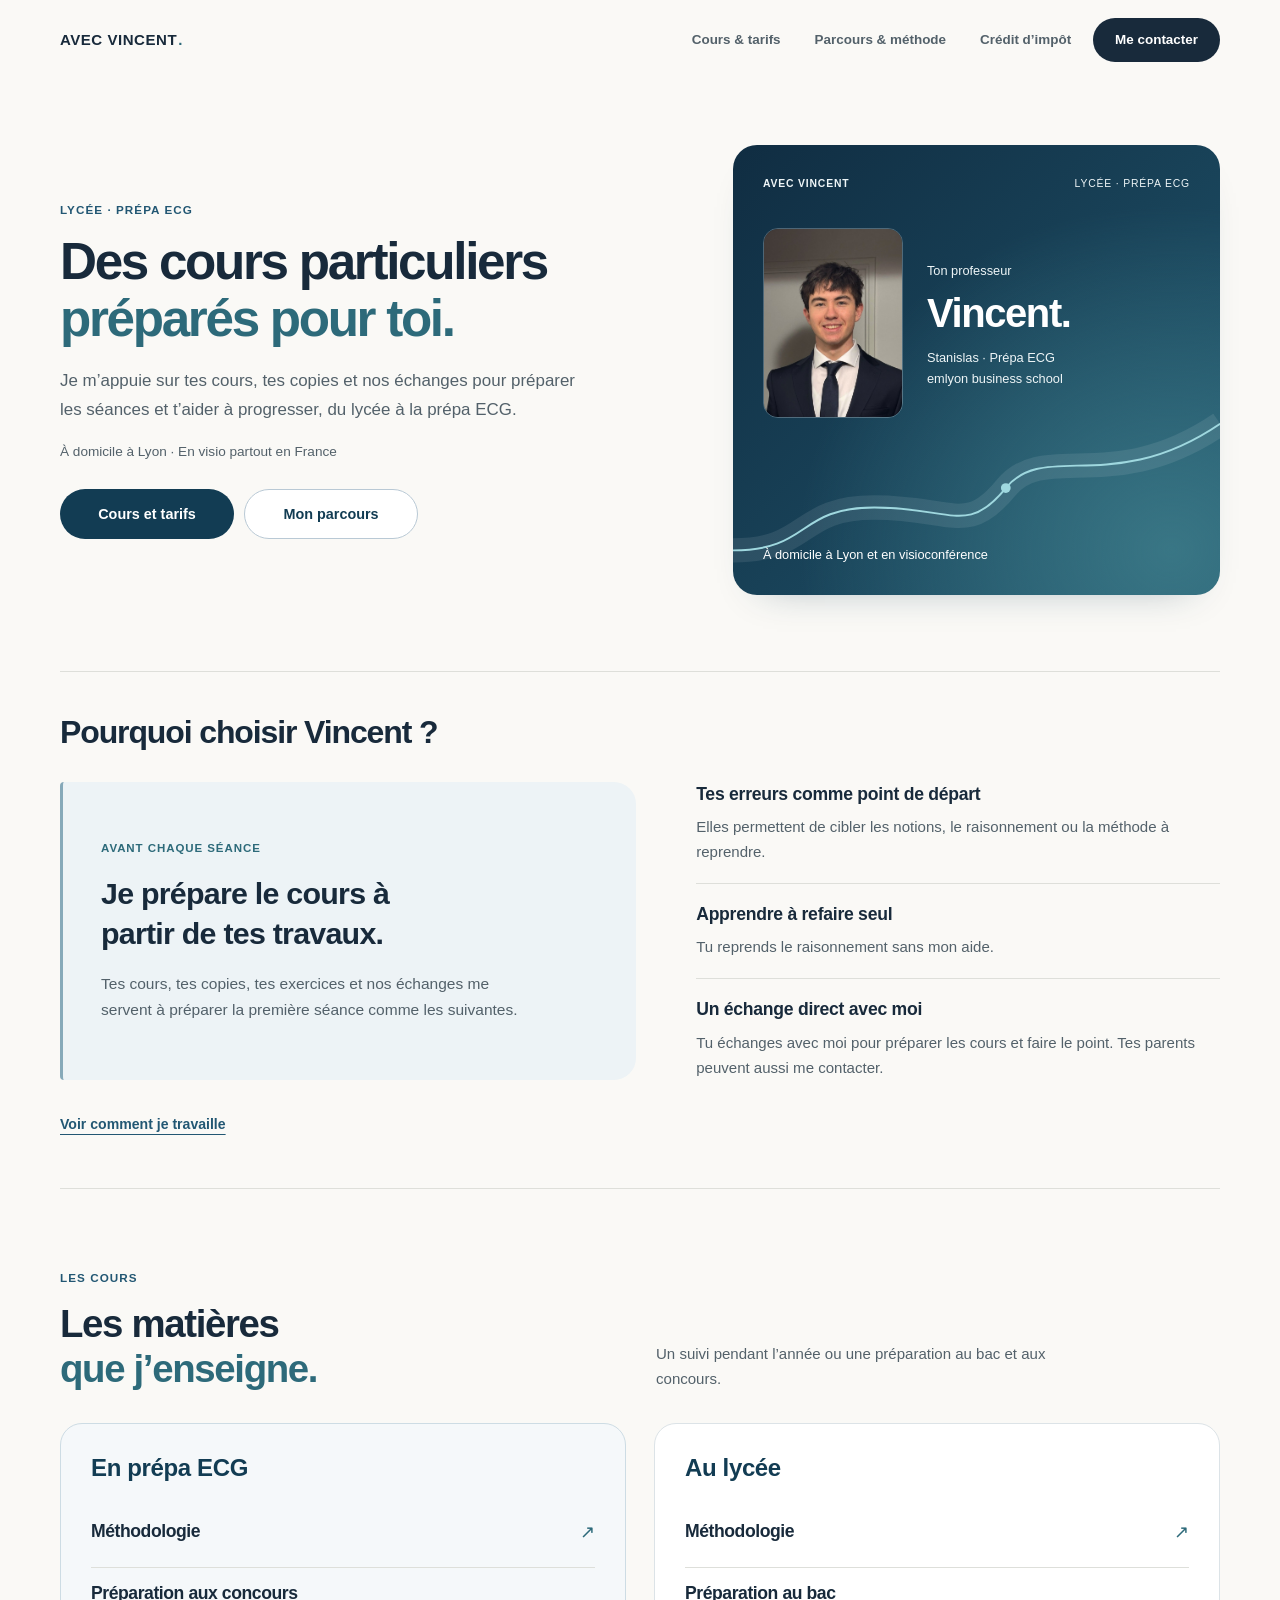
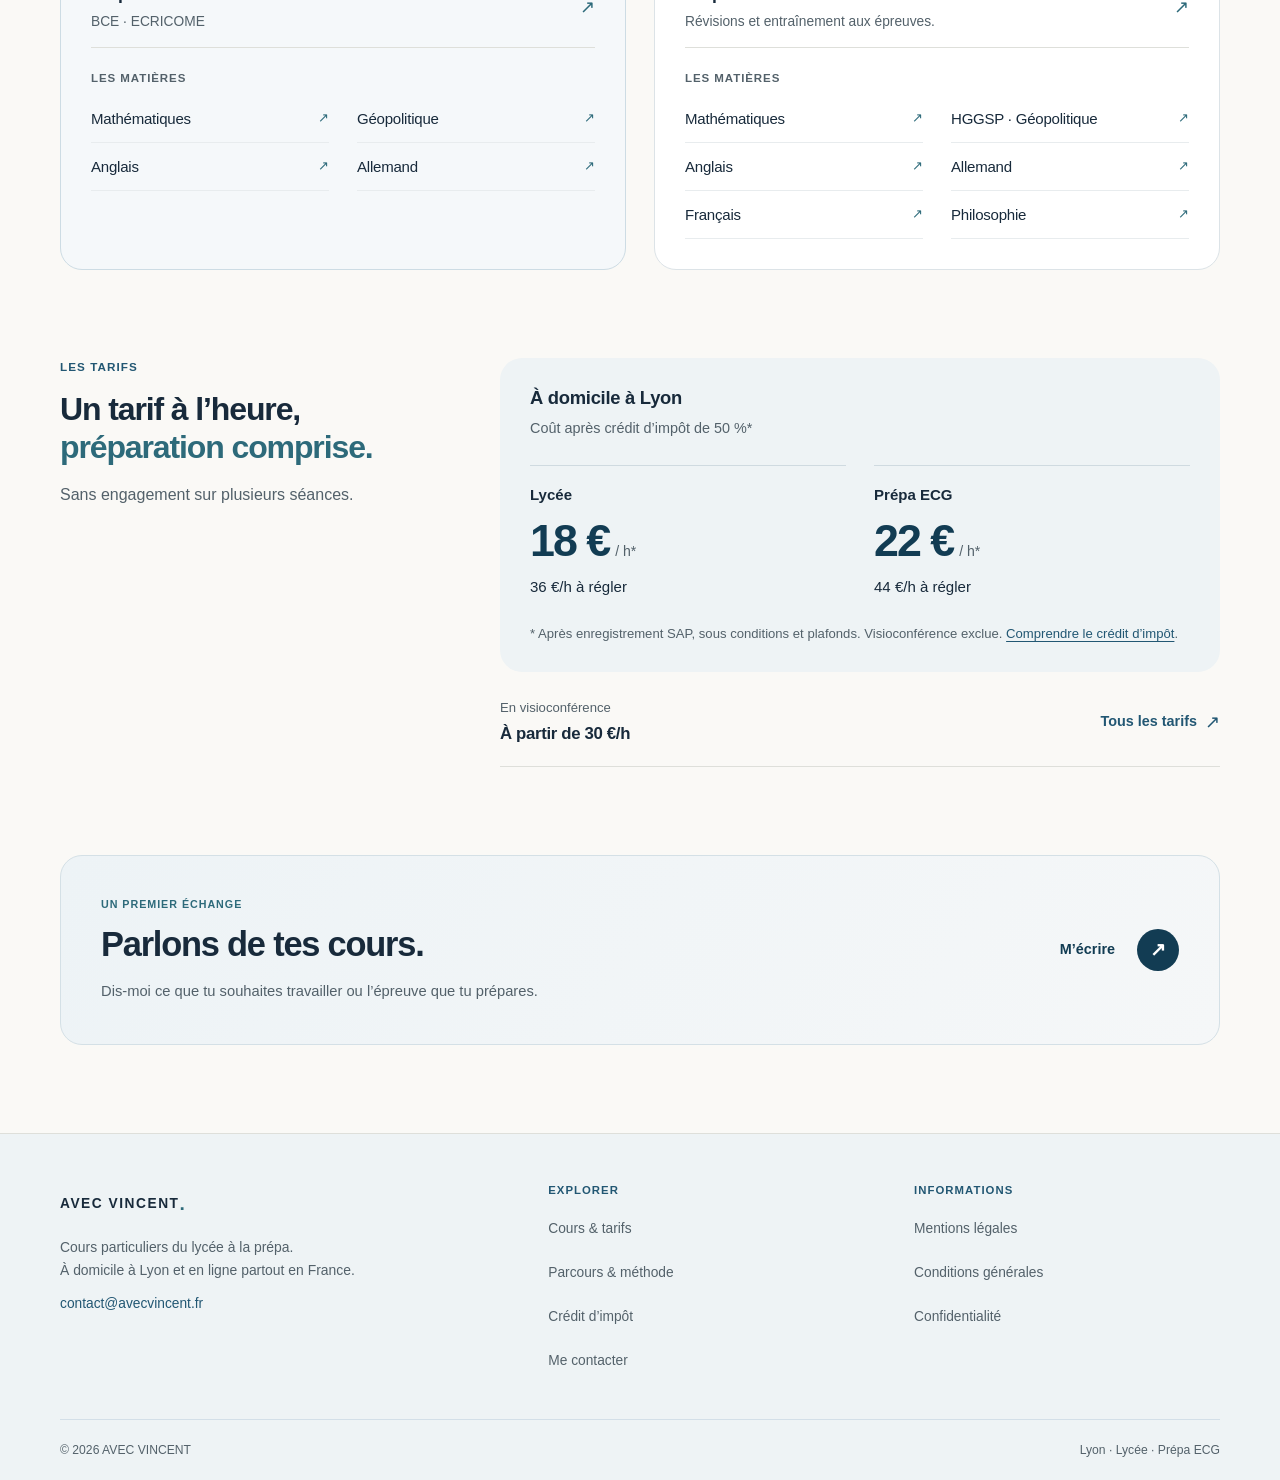
<file: index.html>
<!doctype html>
<html lang="fr">
<head>
<meta charset="utf-8">
<meta name="viewport" content="width=device-width, initial-scale=1, viewport-fit=cover">
<title>AVEC VINCENT. - Cours particuliers</title>
<meta name="description" content="AVEC VINCENT : cours particuliers et méthodologie au lycée et en prépa ECG. Préparation au bac et aux concours BCE/ECRICOME, à Lyon et en visio.">
<link rel="icon" href="/avec-vincent-favicon.png" type="image/png" sizes="96x96">
<link rel="icon" href="/avec-vincent-favicon.svg" type="image/svg+xml" sizes="any">
<link rel="apple-touch-icon" href="/avec-vincent-apple-touch-icon.png" sizes="180x180">
<link rel="manifest" href="/site.webmanifest?v=20261023-brand2">
<meta name="apple-mobile-web-app-title" content="AVEC VINCENT">
<link rel="canonical" href="https://avecvincent.fr/">
<meta name="robots" content="index,follow,noimageindex,max-image-preview:none">
<meta property="og:locale" content="fr_FR">
<meta property="og:type" content="website">
<meta property="og:site_name" content="AVEC VINCENT">
<meta property="og:title" content="AVEC VINCENT. - Cours particuliers">
<meta property="og:description" content="AVEC VINCENT : cours particuliers et méthodologie au lycée et en prépa ECG. Préparation au bac et aux concours BCE/ECRICOME, à Lyon et en visio.">
<meta property="og:url" content="https://avecvincent.fr/">
<meta property="og:image" content="https://avecvincent.fr/images/og-avec-vincent.png?v=20261023-sharing2">
<meta property="og:image:secure_url" content="https://avecvincent.fr/images/og-avec-vincent.png?v=20261023-sharing2">
<meta property="og:image:type" content="image/png">
<meta property="og:image:width" content="1200">
<meta property="og:image:height" content="630">
<meta property="og:image:alt" content="AVEC VINCENT — Des cours particuliers préparés pour toi. Méthodologie · Prépa ECG · Lycée. À domicile à Lyon et en visio.">
<meta name="twitter:card" content="summary_large_image">
<meta name="twitter:title" content="AVEC VINCENT. - Cours particuliers">
<meta name="twitter:description" content="AVEC VINCENT : cours particuliers et méthodologie au lycée et en prépa ECG. Préparation au bac et aux concours BCE/ECRICOME, à Lyon et en visio.">
<meta name="twitter:image" content="https://avecvincent.fr/images/og-avec-vincent.png?v=20261023-sharing2">
<meta name="twitter:image:alt" content="AVEC VINCENT — Des cours particuliers préparés pour toi. Méthodologie · Prépa ECG · Lycée. À domicile à Lyon et en visio.">
<meta name="theme-color" content="#faf9f6">
<link rel="stylesheet" href="style.css?v=20261023-desktop2">
<script src="script.js?v=20261023-desktop2" defer></script>
<script type="application/ld+json">{"@context":"https://schema.org","@graph":[{"@type":"WebPage","@id":"https://avecvincent.fr/#page","url":"https://avecvincent.fr/","name":"AVEC VINCENT. - Cours particuliers","inLanguage":"fr-FR","isPartOf":{"@id":"https://avecvincent.fr/#website"},"about":{"@id":"https://avecvincent.fr/#organization"}},{"@type":"WebSite","@id":"https://avecvincent.fr/#website","url":"https://avecvincent.fr/","name":"AVEC VINCENT","alternateName":["avecvincent","avecvincent.fr"],"inLanguage":"fr-FR","publisher":{"@id":"https://avecvincent.fr/#organization"},"hasPart":[{"@id":"https://avecvincent.fr/cours.html#page"},{"@id":"https://avecvincent.fr/a-propos.html#page"},{"@id":"https://avecvincent.fr/credit-impot.html#page"},{"@id":"https://avecvincent.fr/reserver.html#page"}]},{"@type":"EducationalOrganization","@id":"https://avecvincent.fr/#organization","name":"AVEC VINCENT","url":"https://avecvincent.fr/","email":"contact@avecvincent.fr","telephone":"+33603872263","description":"Cours particuliers à domicile à Lyon et en visioconférence, du lycée à la prépa ECG. Français et philosophie au lycée uniquement.","areaServed":{"@type":"City","name":"Lyon"},"founder":{"@id":"https://avecvincent.fr/#vincent"},"logo":{"@type":"ImageObject","url":"https://avecvincent.fr/avec-vincent-icon-512.png","width":512,"height":512},"alternateName":["Avec Vincent","avecvincent"],"hasOfferCatalog":{"@id":"https://avecvincent.fr/cours.html#offre"}},{"@type":"Person","@id":"https://avecvincent.fr/#vincent","name":"Vincent Marié-Groblewski","givenName":"Vincent","url":"https://avecvincent.fr/a-propos.html","jobTitle":"Professeur particulier","worksFor":{"@id":"https://avecvincent.fr/#organization"}},{"@type":"Service","@id":"https://avecvincent.fr/cours.html#service","name":"Cours particuliers du lycée à la prépa ECG","url":"https://avecvincent.fr/cours.html","description":"Mathématiques, anglais, allemand et méthodologie du lycée à la prépa ECG ; HGGSP au lycée et géopolitique en prépa ECG ; français et philosophie au lycée uniquement. À domicile à Lyon ou en visioconférence.","serviceType":"Cours particuliers","provider":{"@id":"https://avecvincent.fr/#organization"},"hasOfferCatalog":{"@id":"https://avecvincent.fr/cours.html#offre"}}]}</script>
</head>
<body><a class="skip-link" href="#contenu">Aller au contenu</a>
<header class="site-header"><nav class="navbar container" aria-label="Navigation principale">
<a class="logo" href="/" aria-label="AVEC VINCENT — accueil">AVEC VINCENT<span class="logo-dot" aria-hidden="true">.</span></a>
<button class="menu-button" aria-controls="site-menu" aria-expanded="false" aria-label="Ouvrir le menu"><span></span><span></span></button>
<div class="site-menu" id="site-menu"><a href="cours.html">Cours & tarifs</a>
<a href="a-propos.html">Parcours & méthode</a>
<a href="credit-impot.html">Crédit d’impôt</a>
<a href="reserver.html" class="nav-cta">Me contacter</a></div>
</nav></header>
<main id="contenu" tabindex="-1" class="page-home">
<section class="home-hero container" aria-labelledby="accueil-titre">
<div class="hero-intro"><span class="eyebrow">Lycée · Prépa ECG</span>
<h1 id="accueil-titre">Des cours particuliers<br>
<span class="hero-title-sub">préparés pour toi.</span></h1>
<p class="lead">Je m’appuie sur tes cours, tes copies et nos échanges pour préparer les séances et t’aider à progresser, du lycée à la prépa ECG.</p>
<p class="hero-caption">À domicile à Lyon · En visio partout en France</p>
<nav class="hero-links" aria-label="Découvrir les cours et le professeur"><a class="button button-primary" href="cours.html">Cours et tarifs</a><a class="button button-secondary" href="a-propos.html">Mon parcours</a></nav></div>
<div class="hero-signature"><div class="signature-top"><span>AVEC VINCENT</span><span>Lycée · Prépa ECG</span></div>
<div class="signature-person"><img src="images/vincent-portrait.jpg" width="650" height="900" fetchpriority="high" decoding="async" alt="Vincent, ton professeur particulier à Lyon"><div><span class="signature-label">Ton professeur</span><h2>Vincent.</h2><p>Stanislas · Prépa ECG<br>
emlyon business school</p></div></div>
<div class="signature-path" aria-hidden="true"><svg viewBox="0 0 500 160" fill="none"><path d="M0 140C80 140 65 96 145 96S240 125 280 76 390 85 500 10" stroke="white" stroke-opacity=".09" stroke-width="25"/><path class="progress-path" d="M0 140C80 140 65 96 145 96S240 125 280 76 390 85 500 10" stroke="#9fd8df" stroke-width="2"/><circle cx="280" cy="76" r="5" fill="#9fd8df"/></svg></div>
<div class="signature-bottom"><span>À domicile à Lyon et en visioconférence</span></div></div>
</section>
<section class="section section-first container" aria-labelledby="pourquoi-vincent"><div class="why-panel"><div class="section-heading"><h2 id="pourquoi-vincent">Pourquoi choisir Vincent ?</h2></div><ol class="why-list"><li class="why-feature"><span class="why-label">Avant chaque séance</span><h3>Je prépare le cours à partir de tes travaux.</h3><p>Tes cours, tes copies, tes exercices et nos échanges me servent à préparer la première séance comme les suivantes.</p></li><li><h3>Tes erreurs comme point de départ</h3><p>Elles permettent de cibler les notions, le raisonnement ou la méthode à reprendre.</p></li><li><h3>Apprendre à refaire seul</h3><p>Tu reprends le raisonnement sans mon aide.</p></li><li><h3>Un échange direct avec moi</h3><p>Tu échanges avec moi pour préparer les cours et faire le point. Tes parents peuvent aussi me contacter.</p></li></ol><a class="text-link" href="a-propos.html#preparation">Voir comment je travaille</a></div></section>
<section class="section container home-subjects" aria-labelledby="matieres-titre"><div class="subjects-heading"><div><span class="eyebrow">Les cours</span><h2 id="matieres-titre">Les matières<br><em>que j’enseigne.</em></h2></div><p>Un suivi pendant l’année ou une préparation au bac et aux concours.</p></div>
<div class="offer-browser" data-offer-browser>
<div class="offer-picker" role="tablist" aria-label="Niveau d’études" hidden><button type="button" role="tab" id="offre-tab-prepa" aria-controls="offre-prepa" aria-selected="true" data-offer-tab="prepa">Prépa ECG</button><button type="button" role="tab" id="offre-tab-lycee" aria-controls="offre-lycee" aria-selected="false" tabindex="-1" data-offer-tab="lycee">Lycée</button></div>
<section class="offer-panel" id="offre-prepa" data-offer-panel="prepa" aria-labelledby="offre-prepa-titre"><h3 class="offer-level-title" id="offre-prepa-titre">En prépa ECG</h3><div class="offer-content"><div class="offer-focus"><a class="offer-feature" href="cours.html#methode"><span><strong>Méthodologie</strong></span><span class="offer-chevron" aria-hidden="true">↗</span></a><a class="offer-feature" href="cours.html#concours"><span><strong>Préparation aux concours</strong><small>BCE · ECRICOME</small></span><span class="offer-chevron" aria-hidden="true">↗</span></a></div><div class="offer-subjects"><h4>Les matières</h4><ul><li><a href="cours.html#maths">Mathématiques <span aria-hidden="true">↗</span></a></li><li><a href="cours.html#geopolitique">Géopolitique <span aria-hidden="true">↗</span></a></li><li><a href="cours.html#langues">Anglais <span aria-hidden="true">↗</span></a></li><li><a href="cours.html#allemand">Allemand <span aria-hidden="true">↗</span></a></li></ul></div></div></section>
<section class="offer-panel" id="offre-lycee" data-offer-panel="lycee" aria-labelledby="offre-lycee-titre"><h3 class="offer-level-title" id="offre-lycee-titre">Au lycée</h3><div class="offer-content"><div class="offer-focus"><a class="offer-feature" href="cours.html#methode"><span><strong>Méthodologie</strong></span><span class="offer-chevron" aria-hidden="true">↗</span></a><a class="offer-feature" href="cours.html#concours"><span><strong>Préparation au bac</strong><small>Révisions et entraînement aux épreuves.</small></span><span class="offer-chevron" aria-hidden="true">↗</span></a></div><div class="offer-subjects"><h4>Les matières</h4><ul><li><a href="cours.html#maths">Mathématiques <span aria-hidden="true">↗</span></a></li><li><a href="cours.html#geopolitique">HGGSP · Géopolitique <span aria-hidden="true">↗</span></a></li><li><a href="cours.html#langues">Anglais <span aria-hidden="true">↗</span></a></li><li><a href="cours.html#allemand">Allemand <span aria-hidden="true">↗</span></a></li><li><a href="cours.html#francais">Français <span aria-hidden="true">↗</span></a></li><li><a href="cours.html#philosophie">Philosophie <span aria-hidden="true">↗</span></a></li></ul></div></div></section>
</div></section>

<section class="section container home-pricing" id="tarifs" aria-labelledby="budget-titre"><div class="section-heading"><span class="eyebrow">Les tarifs</span><h2 id="budget-titre">Un tarif à l’heure,<br><em>préparation comprise.</em></h2><p>Sans engagement sur plusieurs séances.</p></div>
<div class="home-budget"><div class="budget-heading"><h3>À domicile à Lyon</h3><p>Coût après crédit d’impôt de 50 %*</p></div><div class="budget-pairs"><div class="budget-option"><h4>Lycée</h4><p class="budget-net">18 €<span>/ h*</span></p><p class="budget-paid">36 €/h à régler</p></div><div class="budget-option"><h4>Prépa ECG</h4><p class="budget-net">22 €<span>/ h*</span></p><p class="budget-paid">44 €/h à régler</p></div></div><p class="budget-conditions">* Après enregistrement SAP, sous conditions et plafonds. Visioconférence exclue. <a href="credit-impot.html">Comprendre le crédit d’impôt</a>.</p></div>
<a class="budget-more" href="cours.html#tarifs"><span class="budget-visio"><span>En visioconférence</span><strong>À partir de 30 €/h</strong></span><span class="budget-all">Tous les tarifs <span aria-hidden="true">↗</span></span></a></section>
<section class="hero-actions-section container" aria-labelledby="action-titre"><a class="contact-finish contact-finish-home" href="reserver.html"><div class="contact-finish-copy"><span class="eyebrow">Un premier échange</span><h2 id="action-titre">Parlons de tes cours.</h2><p>Dis-moi ce que tu souhaites travailler ou l’épreuve que tu prépares.</p></div><span class="contact-finish-action"><span>M’écrire</span><span class="contact-finish-arrow" aria-hidden="true">↗</span></span></a></section>
</main>
<footer class="site-footer"><div class="container footer-grid" data-nosnippet><div><a class="logo" href="/">AVEC VINCENT<span class="logo-dot">.</span></a><p>Cours particuliers du lycée à la prépa.<br>
À domicile à Lyon et en ligne partout en France.</p><a class="footer-contact" href="mailto:contact@avecvincent.fr" data-contact="email">contact@avecvincent.fr</a></div><nav aria-label="Navigation de pied de page"><span class="footer-label">Explorer</span><a href="cours.html">Cours & tarifs</a><a href="a-propos.html">Parcours & méthode</a>
<a href="credit-impot.html">Crédit d’impôt</a><a href="reserver.html">Me contacter</a></nav><nav aria-label="Informations légales"><span class="footer-label">Informations</span><a href="legal.html#mentions">Mentions légales</a><a href="legal.html#cgv">Conditions générales</a><a href="legal.html#confidentialite">Confidentialité</a></nav></div><div class="container footer-bottom"><span>© <span data-year>2026</span> AVEC VINCENT</span><span>Lyon · Lycée · Prépa ECG</span></div></footer>
</body>
</html>
</file>
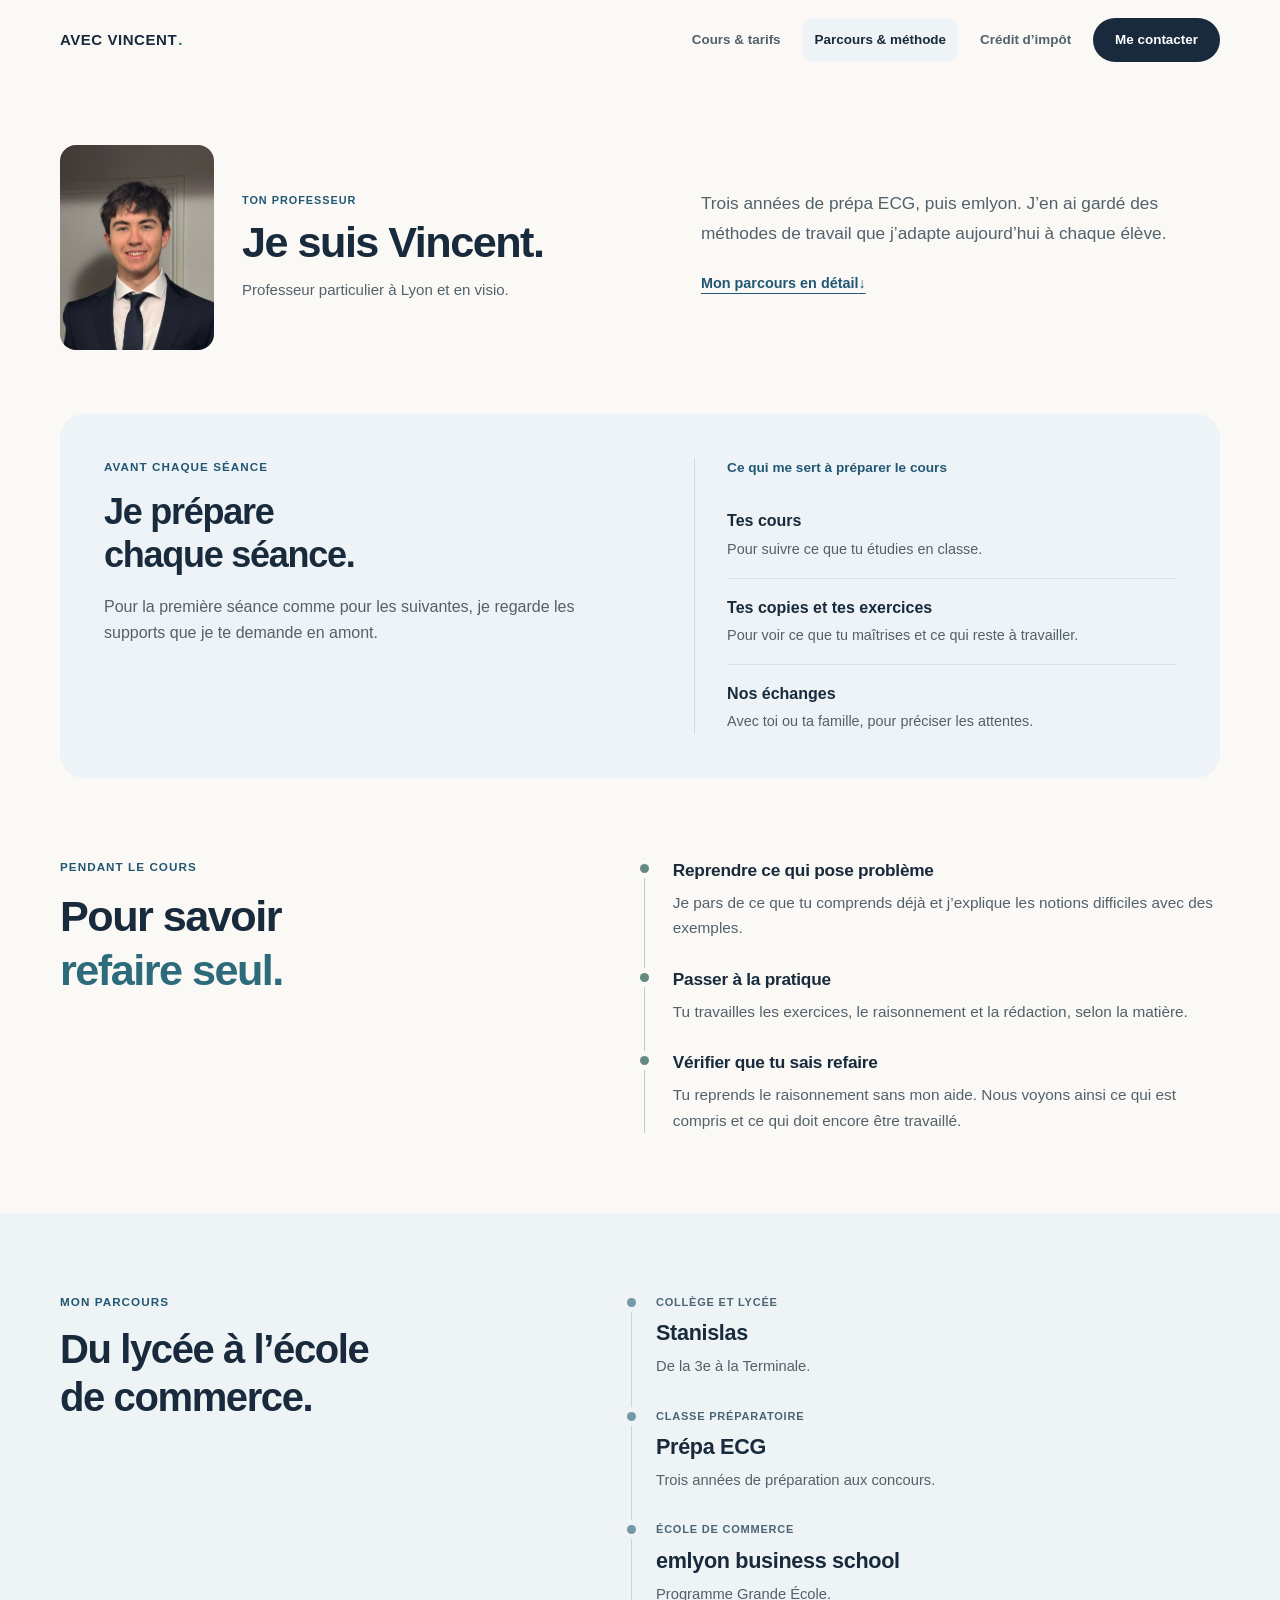
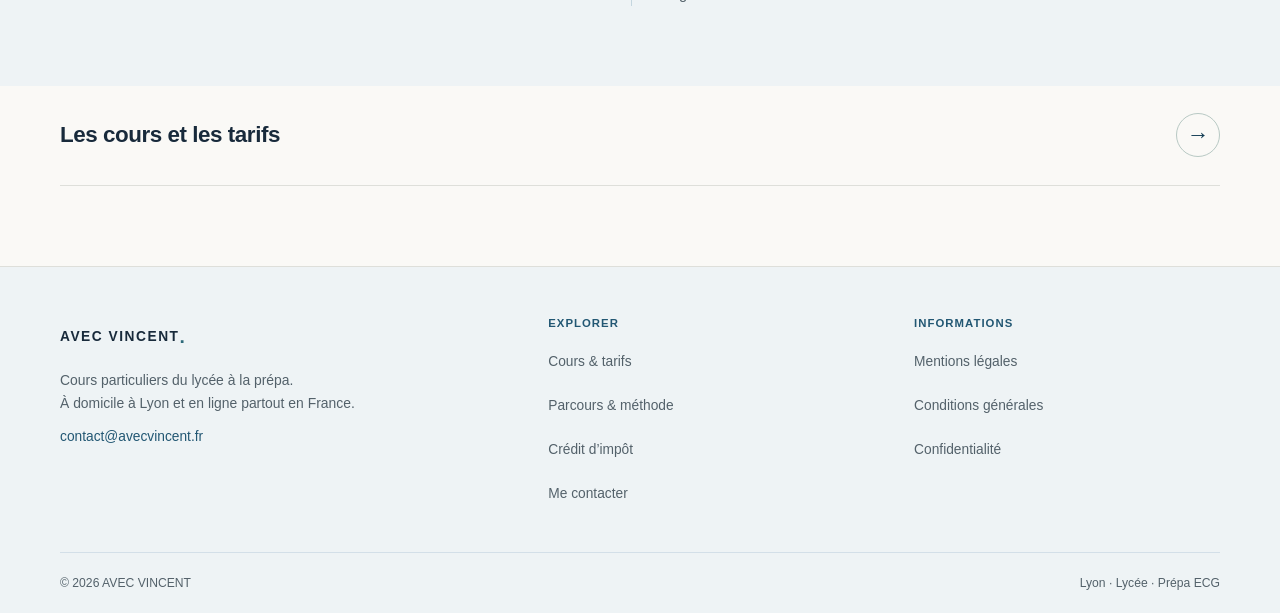
<file: a-propos.html>
<!doctype html>
<html lang="fr">
<head>
<meta charset="utf-8">
<meta name="viewport" content="width=device-width, initial-scale=1, viewport-fit=cover">
<title>Parcours et méthode — AVEC VINCENT</title>
<meta name="description" content="Stanislas, trois années de prépa ECG, puis emlyon. Découvre mon parcours et la préparation des séances à partir de tes cours, copies et échanges.">
<link rel="icon" href="/avec-vincent-favicon.png" type="image/png" sizes="96x96">
<link rel="icon" href="/avec-vincent-favicon.svg" type="image/svg+xml" sizes="any">
<link rel="apple-touch-icon" href="/avec-vincent-apple-touch-icon.png" sizes="180x180">
<link rel="manifest" href="/site.webmanifest?v=20261023-brand2">
<meta name="apple-mobile-web-app-title" content="AVEC VINCENT">
<link rel="canonical" href="https://avecvincent.fr/a-propos.html">
<meta name="robots" content="index,follow,noimageindex,max-image-preview:none">
<meta property="og:locale" content="fr_FR">
<meta property="og:type" content="website">
<meta property="og:site_name" content="AVEC VINCENT">
<meta property="og:title" content="Parcours et méthode — AVEC VINCENT">
<meta property="og:description" content="Stanislas, trois années de prépa ECG, puis emlyon. Découvre mon parcours et la préparation des séances à partir de tes cours, copies et échanges.">
<meta property="og:url" content="https://avecvincent.fr/a-propos.html">
<meta property="og:image" content="https://avecvincent.fr/images/og-methode.png?v=20261022-sharing1">
<meta property="og:image:secure_url" content="https://avecvincent.fr/images/og-methode.png?v=20261022-sharing1">
<meta property="og:image:type" content="image/png">
<meta property="og:image:width" content="1200">
<meta property="og:image:height" content="630">
<meta property="og:image:alt" content="AVEC VINCENT — Mon parcours. Ma façon de travailler. Une séance préparée à partir de tes travaux. À domicile à Lyon et en visio.">
<meta name="twitter:card" content="summary_large_image">
<meta name="twitter:title" content="Parcours et méthode — AVEC VINCENT">
<meta name="twitter:description" content="Stanislas, trois années de prépa ECG, puis emlyon. Découvre mon parcours et la préparation des séances à partir de tes cours, copies et échanges.">
<meta name="twitter:image" content="https://avecvincent.fr/images/og-methode.png?v=20261022-sharing1">
<meta name="twitter:image:alt" content="AVEC VINCENT — Mon parcours. Ma façon de travailler. Une séance préparée à partir de tes travaux. À domicile à Lyon et en visio.">
<meta name="theme-color" content="#faf9f6">

<link rel="stylesheet" href="style.css?v=20261023-desktop2">
<script src="script.js?v=20261023-desktop2" defer></script>
<script type="application/ld+json">{"@context":"https://schema.org","@graph":[{"@type":"AboutPage","@id":"https://avecvincent.fr/a-propos.html#page","url":"https://avecvincent.fr/a-propos.html","name":"Parcours et méthode — AVEC VINCENT","inLanguage":"fr-FR","isPartOf":{"@id":"https://avecvincent.fr/#website"},"about":{"@id":"https://avecvincent.fr/#organization"},"mainEntity":{"@id":"https://avecvincent.fr/#vincent"}},{"@type":"BreadcrumbList","itemListElement":[{"@type":"ListItem","position":1,"name":"Accueil","item":"https://avecvincent.fr/"},{"@type":"ListItem","position":2,"name":"Parcours & méthode","item":"https://avecvincent.fr/a-propos.html"}]},{"@type":"EducationalOrganization","@id":"https://avecvincent.fr/#organization","name":"AVEC VINCENT","url":"https://avecvincent.fr/","email":"contact@avecvincent.fr","telephone":"+33603872263","description":"Cours particuliers à domicile à Lyon et en visioconférence, du lycée à la prépa ECG. Français et philosophie au lycée uniquement.","areaServed":{"@type":"City","name":"Lyon"},"founder":{"@id":"https://avecvincent.fr/#vincent"},"logo":{"@type":"ImageObject","url":"https://avecvincent.fr/avec-vincent-icon-512.png","width":512,"height":512},"alternateName":["Avec Vincent","avecvincent"],"hasOfferCatalog":{"@id":"https://avecvincent.fr/cours.html#offre"}},{"@type":"Person","@id":"https://avecvincent.fr/#vincent","name":"Vincent Marié-Groblewski","givenName":"Vincent","url":"https://avecvincent.fr/a-propos.html","jobTitle":"Professeur particulier","worksFor":{"@id":"https://avecvincent.fr/#organization"}}]}</script>
</head>
<body><a class="skip-link" href="#contenu">Aller au contenu</a>
<header class="site-header"><nav class="navbar container" aria-label="Navigation principale">
<a class="logo" href="/" aria-label="AVEC VINCENT — accueil">AVEC VINCENT<span class="logo-dot" aria-hidden="true">.</span></a>
<button class="menu-button" aria-controls="site-menu" aria-expanded="false" aria-label="Ouvrir le menu"><span></span><span></span></button>
<div class="site-menu" id="site-menu"><a href="cours.html">Cours & tarifs</a>
<a href="a-propos.html" aria-current="page">Parcours & méthode</a>
<a href="credit-impot.html">Crédit d’impôt</a>
<a href="reserver.html" class="nav-cta">Me contacter</a></div>
</nav></header>
<main id="contenu" tabindex="-1" class="page-about">
<section class="page-intro container about-intro"><div class="about-heading"><img class="about-photo" src="images/vincent-portrait.jpg" width="650" height="900" fetchpriority="high" decoding="async" alt="Vincent, professeur particulier"><div><span class="eyebrow">Ton professeur</span><h1>Je suis Vincent.</h1><p>Professeur particulier à Lyon et en visio.</p></div></div><div class="about-introduction"><p class="lead">Trois années de prépa ECG, puis emlyon. J’en ai gardé des méthodes de travail que j’adapte aujourd’hui à chaque élève.</p><a class="text-link" href="#parcours">Mon parcours en détail <span aria-hidden="true">↓</span></a></div></section>
<section class="section section-first container" id="preparation"><div class="preparation-panel"><div class="preparation-intro"><span class="eyebrow">Avant chaque séance</span><h2>Je prépare<br> chaque séance.</h2><p>Pour la première séance comme pour les suivantes, je regarde les supports que je te demande en amont.</p></div><div class="preparation-materials"><h3>Ce qui me sert à préparer le cours</h3><ul><li><strong>Tes cours</strong><span>Pour suivre ce que tu étudies en classe.</span></li><li><strong>Tes copies et tes exercices</strong><span>Pour voir ce que tu maîtrises et ce qui reste à travailler.</span></li><li><strong>Nos échanges</strong><span>Avec toi ou ta famille, pour préciser les attentes.</span></li></ul></div></div></section>
<section class="section container" id="approche"><div class="lesson-layout"><div class="section-heading"><span class="eyebrow">Pendant le cours</span><h2>Pour savoir<br><em>refaire seul.</em></h2></div><ol class="lesson-steps"><li><h3>Reprendre ce qui pose problème</h3><p>Je pars de ce que tu comprends déjà et j’explique les notions difficiles avec des exemples.</p></li><li><h3>Passer à la pratique</h3><p>Tu travailles les exercices, le raisonnement et la rédaction, selon la matière.</p></li><li><h3>Vérifier que tu sais refaire</h3><p>Tu reprends le raisonnement sans mon aide. Nous voyons ainsi ce qui est compris et ce qui doit encore être travaillé.</p></li></ol></div></section>
<section class="section" id="parcours"><div class="container education-layout"><div class="section-heading"><span class="eyebrow">Mon parcours</span><h2>Du lycée à l’école<br> de commerce.</h2></div><ol class="education-path"><li><span class="education-stage">Collège et lycée</span><h3>Stanislas</h3><p>De la 3e à la Terminale.</p></li><li><span class="education-stage">Classe préparatoire</span><h3>Prépa ECG</h3><p>Trois années de préparation aux concours.</p></li><li><span class="education-stage">École de commerce</span><h3>emlyon business school</h3><p>Programme Grande École.</p></li></ol></div></section>
<section class="section section-first container"><a class="next-page" href="cours.html"><span><strong>Les cours et les tarifs</strong></span><span class="next-arrow" aria-hidden="true">→</span></a></section></main>
<footer class="site-footer"><div class="container footer-grid" data-nosnippet><div><a class="logo" href="/">AVEC VINCENT<span class="logo-dot">.</span></a><p>Cours particuliers du lycée à la prépa.<br>
À domicile à Lyon et en ligne partout en France.</p><a class="footer-contact" href="mailto:contact@avecvincent.fr" data-contact="email">contact@avecvincent.fr</a></div><nav aria-label="Navigation de pied de page"><span class="footer-label">Explorer</span><a href="cours.html">Cours & tarifs</a><a href="a-propos.html">Parcours & méthode</a>
<a href="credit-impot.html">Crédit d’impôt</a><a href="reserver.html">Me contacter</a></nav><nav aria-label="Informations légales"><span class="footer-label">Informations</span><a href="legal.html#mentions">Mentions légales</a><a href="legal.html#cgv">Conditions générales</a><a href="legal.html#confidentialite">Confidentialité</a></nav></div><div class="container footer-bottom"><span>© <span data-year>2026</span> AVEC VINCENT</span><span>Lyon · Lycée · Prépa ECG</span></div></footer>
</body>
</html>
</file>
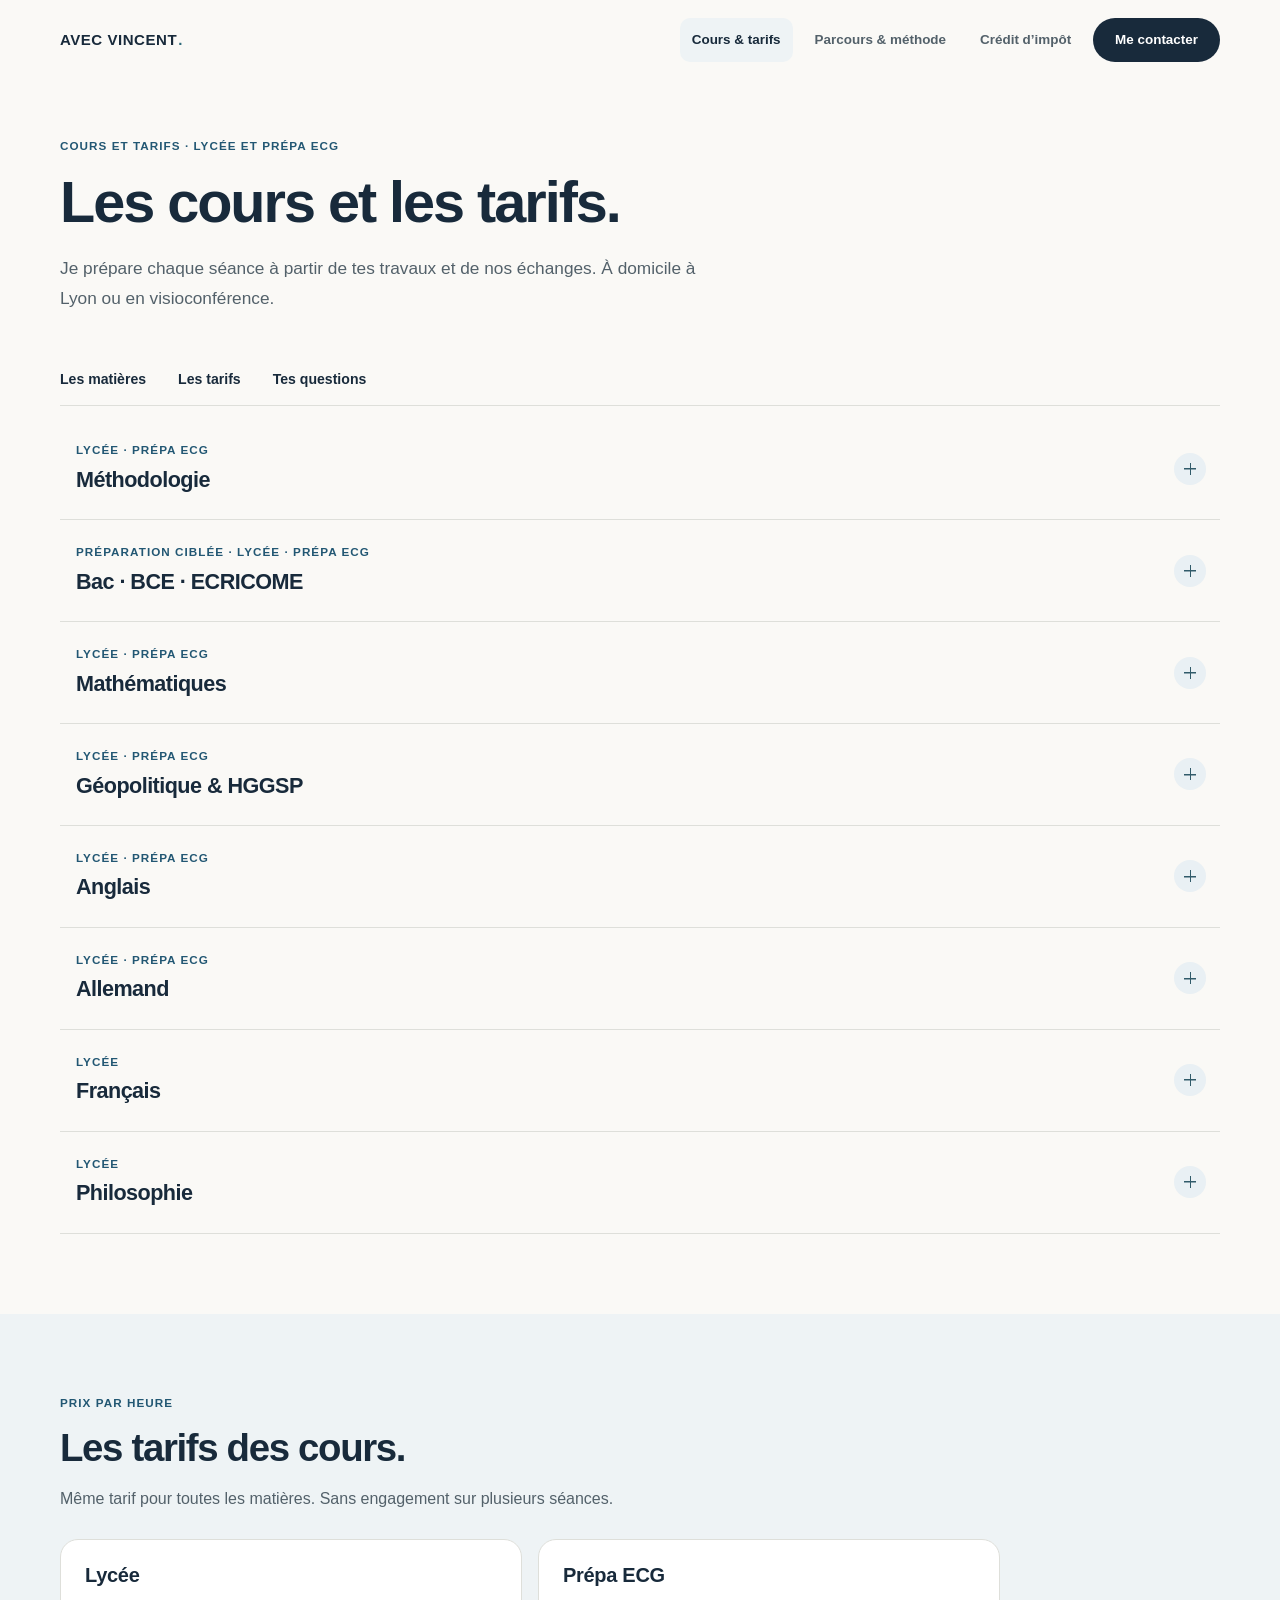
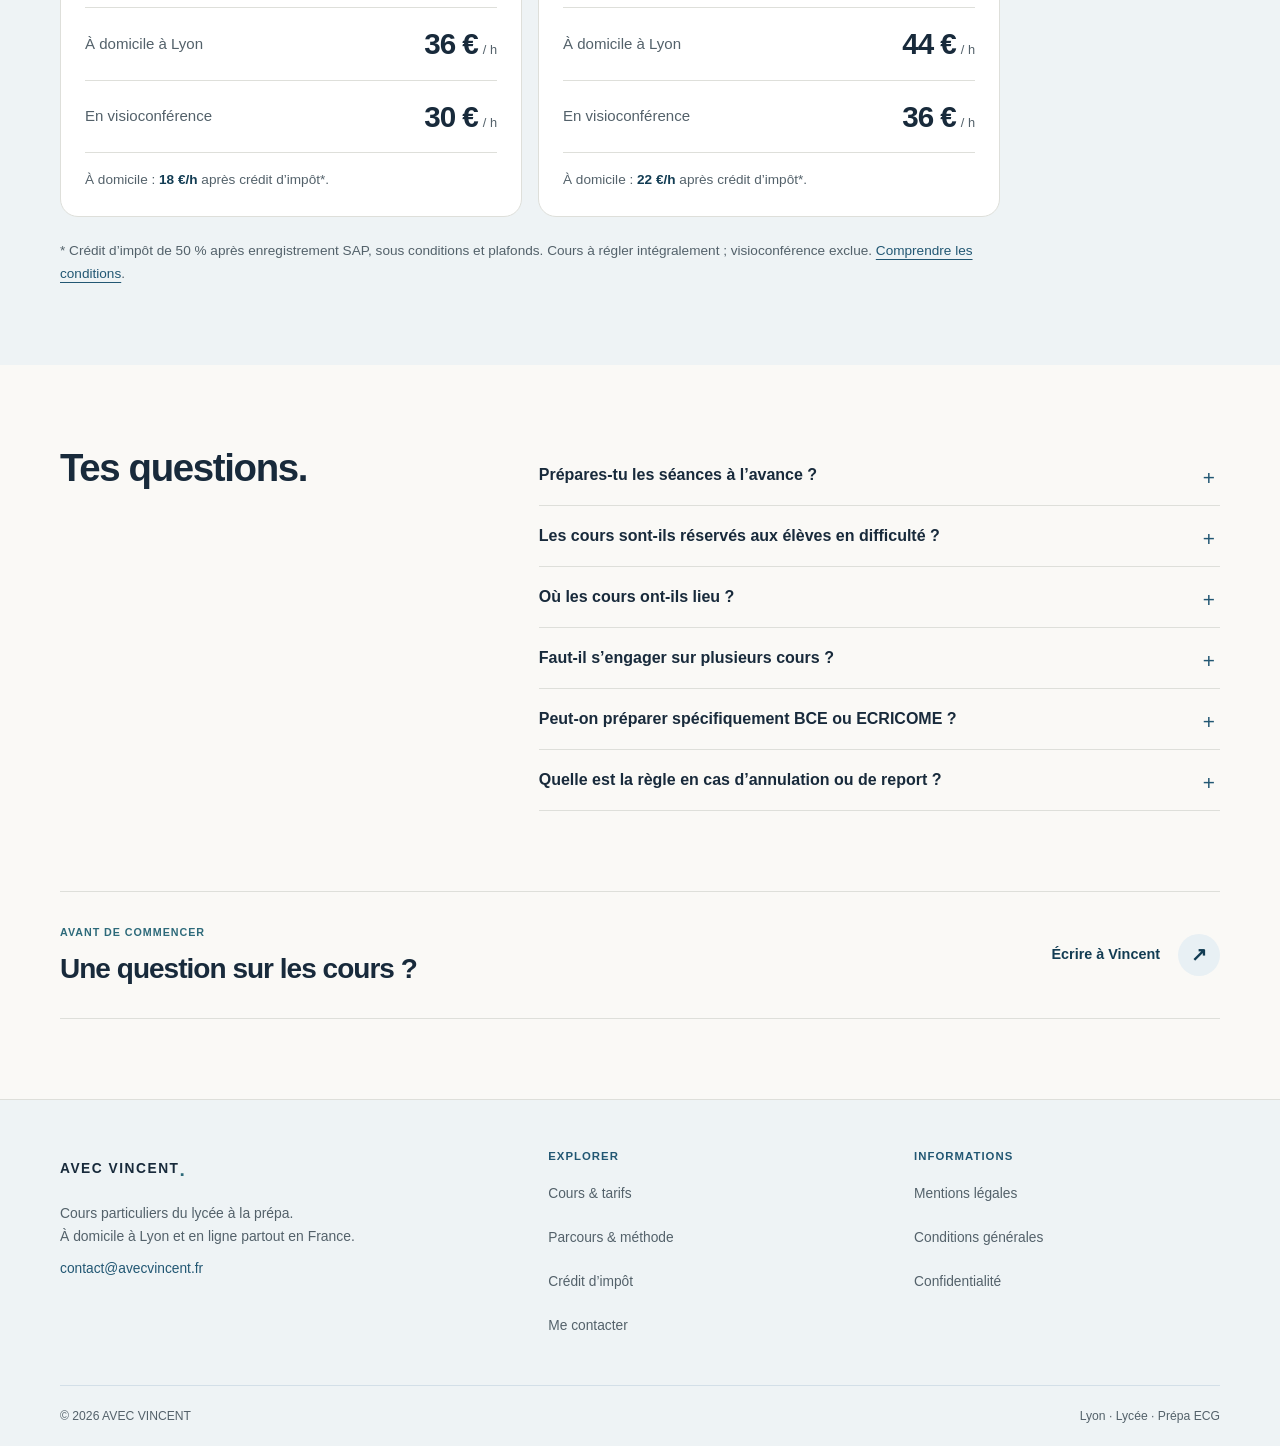
<file: cours.html>
<!doctype html>
<html lang="fr">
<head>
<meta charset="utf-8">
<meta name="viewport" content="width=device-width, initial-scale=1, viewport-fit=cover">
<title>Cours et tarifs — AVEC VINCENT</title>
<meta name="description" content="Mathématiques, géopolitique, anglais, allemand et méthodologie au lycée et en prépa ECG. Français et philosophie au lycée. Tarifs à domicile et en visio.">
<link rel="icon" href="/avec-vincent-favicon.png" type="image/png" sizes="96x96">
<link rel="icon" href="/avec-vincent-favicon.svg" type="image/svg+xml" sizes="any">
<link rel="apple-touch-icon" href="/avec-vincent-apple-touch-icon.png" sizes="180x180">
<link rel="manifest" href="/site.webmanifest?v=20261023-brand2">
<meta name="apple-mobile-web-app-title" content="AVEC VINCENT">
<link rel="canonical" href="https://avecvincent.fr/cours.html">
<meta name="robots" content="index,follow,noimageindex,max-image-preview:none">
<meta property="og:locale" content="fr_FR">
<meta property="og:type" content="website">
<meta property="og:site_name" content="AVEC VINCENT">
<meta property="og:title" content="Cours et tarifs — AVEC VINCENT">
<meta property="og:description" content="Mathématiques, géopolitique, anglais, allemand et méthodologie au lycée et en prépa ECG. Français et philosophie au lycée. Tarifs à domicile et en visio.">
<meta property="og:url" content="https://avecvincent.fr/cours.html">
<meta property="og:image" content="https://avecvincent.fr/images/og-cours.png?v=20261022-sharing1">
<meta property="og:image:secure_url" content="https://avecvincent.fr/images/og-cours.png?v=20261022-sharing1">
<meta property="og:image:type" content="image/png">
<meta property="og:image:width" content="1200">
<meta property="og:image:height" content="630">
<meta property="og:image:alt" content="AVEC VINCENT — Les cours et les tarifs. Lycée · Prépa ECG À domicile à Lyon et en visio.">
<meta name="twitter:card" content="summary_large_image">
<meta name="twitter:title" content="Cours et tarifs — AVEC VINCENT">
<meta name="twitter:description" content="Mathématiques, géopolitique, anglais, allemand et méthodologie au lycée et en prépa ECG. Français et philosophie au lycée. Tarifs à domicile et en visio.">
<meta name="twitter:image" content="https://avecvincent.fr/images/og-cours.png?v=20261022-sharing1">
<meta name="twitter:image:alt" content="AVEC VINCENT — Les cours et les tarifs. Lycée · Prépa ECG À domicile à Lyon et en visio.">
<meta name="theme-color" content="#faf9f6">

<link rel="stylesheet" href="style.css?v=20261023-desktop2">
<script src="script.js?v=20261023-desktop2" defer></script>
<script type="application/ld+json">{"@context":"https://schema.org","@graph":[{"@type":"WebPage","@id":"https://avecvincent.fr/cours.html#page","url":"https://avecvincent.fr/cours.html","name":"Cours et tarifs — AVEC VINCENT","inLanguage":"fr-FR","isPartOf":{"@id":"https://avecvincent.fr/#website"},"about":{"@id":"https://avecvincent.fr/#organization"},"mainEntity":{"@id":"https://avecvincent.fr/cours.html#service"}},{"@type":"BreadcrumbList","itemListElement":[{"@type":"ListItem","position":1,"name":"Accueil","item":"https://avecvincent.fr/"},{"@type":"ListItem","position":2,"name":"Cours & tarifs","item":"https://avecvincent.fr/cours.html"}]},{"@type":"EducationalOrganization","@id":"https://avecvincent.fr/#organization","name":"AVEC VINCENT","url":"https://avecvincent.fr/","email":"contact@avecvincent.fr","telephone":"+33603872263","description":"Cours particuliers à domicile à Lyon et en visioconférence, du lycée à la prépa ECG. Français et philosophie au lycée uniquement.","areaServed":{"@type":"City","name":"Lyon"},"founder":{"@id":"https://avecvincent.fr/#vincent"},"logo":{"@type":"ImageObject","url":"https://avecvincent.fr/avec-vincent-icon-512.png","width":512,"height":512},"alternateName":["Avec Vincent","avecvincent"],"hasOfferCatalog":{"@id":"https://avecvincent.fr/cours.html#offre"}},{"@type":"Person","@id":"https://avecvincent.fr/#vincent","name":"Vincent Marié-Groblewski","givenName":"Vincent","url":"https://avecvincent.fr/a-propos.html","jobTitle":"Professeur particulier","worksFor":{"@id":"https://avecvincent.fr/#organization"}},{"@type":"Service","@id":"https://avecvincent.fr/cours.html#service","name":"Cours particuliers du lycée à la prépa ECG","url":"https://avecvincent.fr/cours.html","description":"Mathématiques, anglais, allemand et méthodologie du lycée à la prépa ECG ; HGGSP au lycée et géopolitique en prépa ECG ; français et philosophie au lycée uniquement. À domicile à Lyon ou en visioconférence.","serviceType":"Cours particuliers","provider":{"@id":"https://avecvincent.fr/#organization"},"hasOfferCatalog":{"@id":"https://avecvincent.fr/cours.html#offre"}},{"@type":"OfferCatalog","@id":"https://avecvincent.fr/cours.html#offre","name":"Tarifs par heure de cours","itemListElement":[{"@type":"Offer","url":"https://avecvincent.fr/cours.html#tarifs","name":"Lycée — À domicile à Lyon","priceSpecification":{"@type":"UnitPriceSpecification","price":36,"priceCurrency":"EUR","referenceQuantity":{"@type":"QuantitativeValue","value":1,"unitCode":"HUR"}},"itemOffered":{"@type":"Service","name":"Lycée — À domicile à Lyon","provider":{"@id":"https://avecvincent.fr/#organization"},"areaServed":{"@type":"City","name":"Lyon"}}},{"@type":"Offer","url":"https://avecvincent.fr/cours.html#tarifs","name":"Lycée — En visioconférence","priceSpecification":{"@type":"UnitPriceSpecification","price":30,"priceCurrency":"EUR","referenceQuantity":{"@type":"QuantitativeValue","value":1,"unitCode":"HUR"}},"itemOffered":{"@type":"Service","name":"Lycée — En visioconférence","provider":{"@id":"https://avecvincent.fr/#organization"},"areaServed":{"@type":"Country","name":"France"}}},{"@type":"Offer","url":"https://avecvincent.fr/cours.html#tarifs","name":"Prépa ECG — À domicile à Lyon","priceSpecification":{"@type":"UnitPriceSpecification","price":44,"priceCurrency":"EUR","referenceQuantity":{"@type":"QuantitativeValue","value":1,"unitCode":"HUR"}},"itemOffered":{"@type":"Service","name":"Prépa ECG — À domicile à Lyon","provider":{"@id":"https://avecvincent.fr/#organization"},"areaServed":{"@type":"City","name":"Lyon"}}},{"@type":"Offer","url":"https://avecvincent.fr/cours.html#tarifs","name":"Prépa ECG — En visioconférence","priceSpecification":{"@type":"UnitPriceSpecification","price":36,"priceCurrency":"EUR","referenceQuantity":{"@type":"QuantitativeValue","value":1,"unitCode":"HUR"}},"itemOffered":{"@type":"Service","name":"Prépa ECG — En visioconférence","provider":{"@id":"https://avecvincent.fr/#organization"},"areaServed":{"@type":"Country","name":"France"}}}]}]}</script>
</head>
<body><a class="skip-link" href="#contenu">Aller au contenu</a>
<header class="site-header"><nav class="navbar container" aria-label="Navigation principale">
<a class="logo" href="/" aria-label="AVEC VINCENT — accueil">AVEC VINCENT<span class="logo-dot" aria-hidden="true">.</span></a>
<button class="menu-button" aria-controls="site-menu" aria-expanded="false" aria-label="Ouvrir le menu"><span></span><span></span></button>
<div class="site-menu" id="site-menu"><a href="cours.html" aria-current="page">Cours & tarifs</a>

<a href="a-propos.html">Parcours & méthode</a>
<a href="credit-impot.html">Crédit d’impôt</a>
<a href="reserver.html" class="nav-cta">Me contacter</a></div>
</nav></header>
<main id="contenu" tabindex="-1" class="page-courses">
<section class="page-intro container"><span class="eyebrow">Cours et tarifs · Lycée et prépa ECG</span><h1>Les cours<br> et les tarifs.</h1><p class="lead">Je prépare chaque séance à partir de tes travaux et de nos échanges. À domicile à Lyon ou en visioconférence.</p></section>
<nav class="section-tabs container" aria-label="Dans cette page"><a href="#matieres">Les matières</a><a href="#tarifs">Les tarifs</a><a href="#questions">Tes questions</a></nav>
<section class="section section-first container" id="matieres"><h2 class="sr-only">Les matières enseignées</h2><div class="course-list"><details name="page-panels" class="course-item" id="methode"><summary><span class="card-level">Lycée · Prépa ECG</span><span class="course-name">Méthodologie</span></summary><div class="course-detail"><p>Comment apprendre un cours, choisir les exercices à refaire et répartir son travail dans la semaine ? Nous regardons tes habitudes et tes échéances pour trouver une organisation que tu puisses tenir. Je partage les méthodes acquises pendant mes trois années de prépa, en les adaptant à ta situation.</p><a class="text-link" href="reserver.html?matiere=M%C3%A9thodologie#formulaire" aria-label="Contacter Vincent au sujet de Méthodologie">Me contacter ↗</a></div></details><details name="page-panels" class="course-item" id="concours"><summary><span class="card-level">Préparation ciblée · Lycée · Prépa ECG</span><span class="course-name">Bac · BCE · ECRICOME</span></summary><div class="course-detail"><p>À l’approche du bac ou des concours BCE et ECRICOME, tes copies nous aident à fixer les priorités. Nous travaillons sur des sujets de l’épreuve visée pour organiser la réponse, soigner la rédaction et apprendre à répartir son temps.</p><a class="text-link" href="reserver.html?matiere=bac%20%C2%B7%20BCE%20%C2%B7%20ECRICOME#formulaire" aria-label="Contacter Vincent au sujet de bac · BCE · ECRICOME">Me contacter ↗</a></div></details><details name="page-panels" class="course-item" id="maths"><summary><span class="card-level">Lycée · Prépa ECG</span><span class="course-name">Mathématiques</span></summary><div class="course-detail"><p>Je t’aide à trouver comment démarrer un exercice : quelle notion utiliser, quelle méthode choisir et comment justifier les étapes. Nous reprenons les erreurs de tes copies, puis tu refais le raisonnement seul pour apprendre à le réutiliser.</p><a class="text-link" href="reserver.html?matiere=Math%C3%A9matiques#formulaire" aria-label="Contacter Vincent au sujet de Mathématiques">Me contacter ↗</a></div></details><details name="page-panels" class="course-item" id="geopolitique"><summary><span class="card-level">Lycée · Prépa ECG</span><span class="course-name">Géopolitique & HGGSP</span></summary><div class="course-detail"><p>En dissertation, les connaissances doivent répondre précisément au sujet. À partir de ton cours et de tes copies, je t’aide à construire une problématique, à organiser tes arguments et à choisir des exemples qui les appuient. HGGSP au lycée, géopolitique en prépa ECG.</p><a class="text-link" href="reserver.html?matiere=G%C3%A9opolitique%20%26%20HGGSP#formulaire" aria-label="Contacter Vincent au sujet de Géopolitique & HGGSP">Me contacter ↗</a></div></details><details name="page-panels" class="course-item" id="langues"><summary><span class="card-level">Lycée · Prépa ECG</span><span class="course-name">Anglais</span></summary><div class="course-detail"><p>Comprendre un texte, rédiger ou défendre une idée à l’oral : tes productions guident le travail sur le vocabulaire, la grammaire et la précision de l’expression. En prépa ECG, nous travaillons aussi la traduction.</p><a class="text-link" href="reserver.html?matiere=Anglais#formulaire" aria-label="Contacter Vincent pour un cours d’anglais">Me contacter ↗</a></div></details><details name="page-panels" class="course-item" id="allemand"><summary><span class="card-level">Lycée · Prépa ECG</span><span class="course-name">Allemand</span></summary><div class="course-detail"><p>Place du verbe, déclinaisons, vocabulaire : je t’aide à comprendre la construction des phrases et à corriger tes erreurs. Les exercices servent ensuite à réutiliser ces bases dans la compréhension des textes et l’expression, selon les épreuves préparées.</p><a class="text-link" href="reserver.html?matiere=Allemand#formulaire" aria-label="Contacter Vincent pour un cours d’allemand">Me contacter ↗</a></div></details><details name="page-panels" class="course-item" id="francais"><summary><span class="card-level">Lycée</span><span class="course-name">Français</span></summary><div class="course-detail"><p>Pour le bac de français, nous reprenons les œuvres étudiées en classe et les passages que tu dois expliquer. Je t’aide à construire une analyse précise, à organiser un commentaire ou une dissertation et à présenter les textes à l’oral.</p><a class="text-link" href="reserver.html?matiere=Fran%C3%A7ais#formulaire" aria-label="Contacter Vincent au sujet de Français">Me contacter ↗</a></div></details><details name="page-panels" class="course-item" id="philosophie"><summary><span class="card-level">Lycée</span><span class="course-name">Philosophie</span></summary><div class="course-detail"><p>Nous prenons le temps de clarifier les notions et les distinctions nécessaires pour traiter un sujet. Je t’aide à formuler un problème, à développer un argument et à expliquer un texte avec précision. Tes copies permettent de voir où le raisonnement doit être approfondi pour le bac.</p><a class="text-link" href="reserver.html?matiere=Philosophie#formulaire" aria-label="Contacter Vincent au sujet de Philosophie">Me contacter ↗</a></div></details></div></section>
<section class="section soft" id="tarifs"><div class="container"><div class="section-heading"><span class="eyebrow">Prix par heure</span><h2>Les tarifs des cours.</h2><p>Même tarif pour toutes les matières. Sans engagement sur plusieurs séances.</p></div><div class="pricing-grid">
<article class="price-card"><h3>Lycée</h3><dl class="rates"><div><dt>À domicile à Lyon</dt><dd>36 €<small>/ h</small></dd></div><div><dt>En visioconférence</dt><dd>30 €<small>/ h</small></dd></div></dl><p class="price-tax">À domicile : <strong>18 €/h</strong> après crédit d’impôt*.</p></article>
<article class="price-card"><h3>Prépa ECG</h3><dl class="rates"><div><dt>À domicile à Lyon</dt><dd>44 €<small>/ h</small></dd></div><div><dt>En visioconférence</dt><dd>36 €<small>/ h</small></dd></div></dl><p class="price-tax">À domicile : <strong>22 €/h</strong> après crédit d’impôt*.</p></article></div><p class="fine-print">* Crédit d’impôt de 50 % après enregistrement SAP, sous conditions et plafonds. Cours à régler intégralement ; visioconférence exclue. <a href="credit-impot.html">Comprendre les conditions</a>.</p></div></section>
<section class="section container faq-section" id="questions"><div class="section-heading"><h2>Tes questions.</h2></div><div class="faq-list">
<details name="page-panels"><summary>Prépares-tu les séances à l’avance ?</summary><div class="faq-answer"><p>Oui. Je te demande les cours, exercices ou devoirs utiles avant notre rendez-vous pour préparer la séance. <a href="a-propos.html#preparation">Voir comment je travaille</a>.</p></div></details>
<details name="page-panels"><summary>Les cours sont-ils réservés aux élèves en difficulté ?</summary><div class="faq-answer"><p>Non. Ils peuvent aussi permettre de consolider ses acquis, de prendre de l’avance ou de préparer un examen ou un concours.</p></div></details>
<details name="page-panels"><summary>Où les cours ont-ils lieu ?</summary><div class="faq-answer"><p>À ton domicile à Lyon, selon les possibilités de déplacement convenues ensemble, ou en visioconférence partout en France.</p></div></details>
<details name="page-panels"><summary>Faut-il s’engager sur plusieurs cours ?</summary><div class="faq-answer"><p>Non. Tu peux commencer par une séance. La suite se décide ensemble, en fonction de tes besoins.</p></div></details>
<details name="page-panels"><summary>Peut-on préparer spécifiquement BCE ou ECRICOME ?</summary><div class="faq-answer"><p>Oui, en prépa ECG, dans les matières proposées : mathématiques, géopolitique, anglais et allemand. La préparation porte sur les formats d’épreuves, les révisions et l’organisation du travail. Le français et la philosophie sont proposés uniquement au lycée.</p></div></details>
<details name="page-panels"><summary>Quelle est la règle en cas d’annulation ou de report ?</summary><div class="faq-answer"><p>Une annulation, une demande de report ou une impossibilité de participer signalée moins de 48 heures avant le rendez-vous reste due intégralement. Au moins 48 heures à l’avance, le report peut être organisé selon les disponibilités. Les modalités sont rappelées dans les <a href="legal.html#cgv">conditions générales</a>.</p></div></details>
</div></section>
<section class="section section-first container"><a class="contact-finish contact-finish-courses" href="reserver.html?demande=specifique#formulaire"><div class="contact-finish-copy"><span class="eyebrow">Avant de commencer</span><h2>Une question sur les cours ?</h2></div><span class="contact-finish-action"><span>Écrire à Vincent</span><span class="contact-finish-arrow" aria-hidden="true">↗</span></span></a></section></main>
<footer class="site-footer"><div class="container footer-grid" data-nosnippet><div><a class="logo" href="/">AVEC VINCENT<span class="logo-dot">.</span></a><p>Cours particuliers du lycée à la prépa.<br>
À domicile à Lyon et en ligne partout en France.</p><a class="footer-contact" href="mailto:contact@avecvincent.fr" data-contact="email">contact@avecvincent.fr</a></div><nav aria-label="Navigation de pied de page"><span class="footer-label">Explorer</span><a href="cours.html">Cours & tarifs</a><a href="a-propos.html">Parcours & méthode</a>
<a href="credit-impot.html">Crédit d’impôt</a><a href="reserver.html">Me contacter</a></nav><nav aria-label="Informations légales"><span class="footer-label">Informations</span><a href="legal.html#mentions">Mentions légales</a><a href="legal.html#cgv">Conditions générales</a><a href="legal.html#confidentialite">Confidentialité</a></nav></div><div class="container footer-bottom"><span>© <span data-year>2026</span> AVEC VINCENT</span><span>Lyon · Lycée · Prépa ECG</span></div></footer>
</body>
</html>
</file>
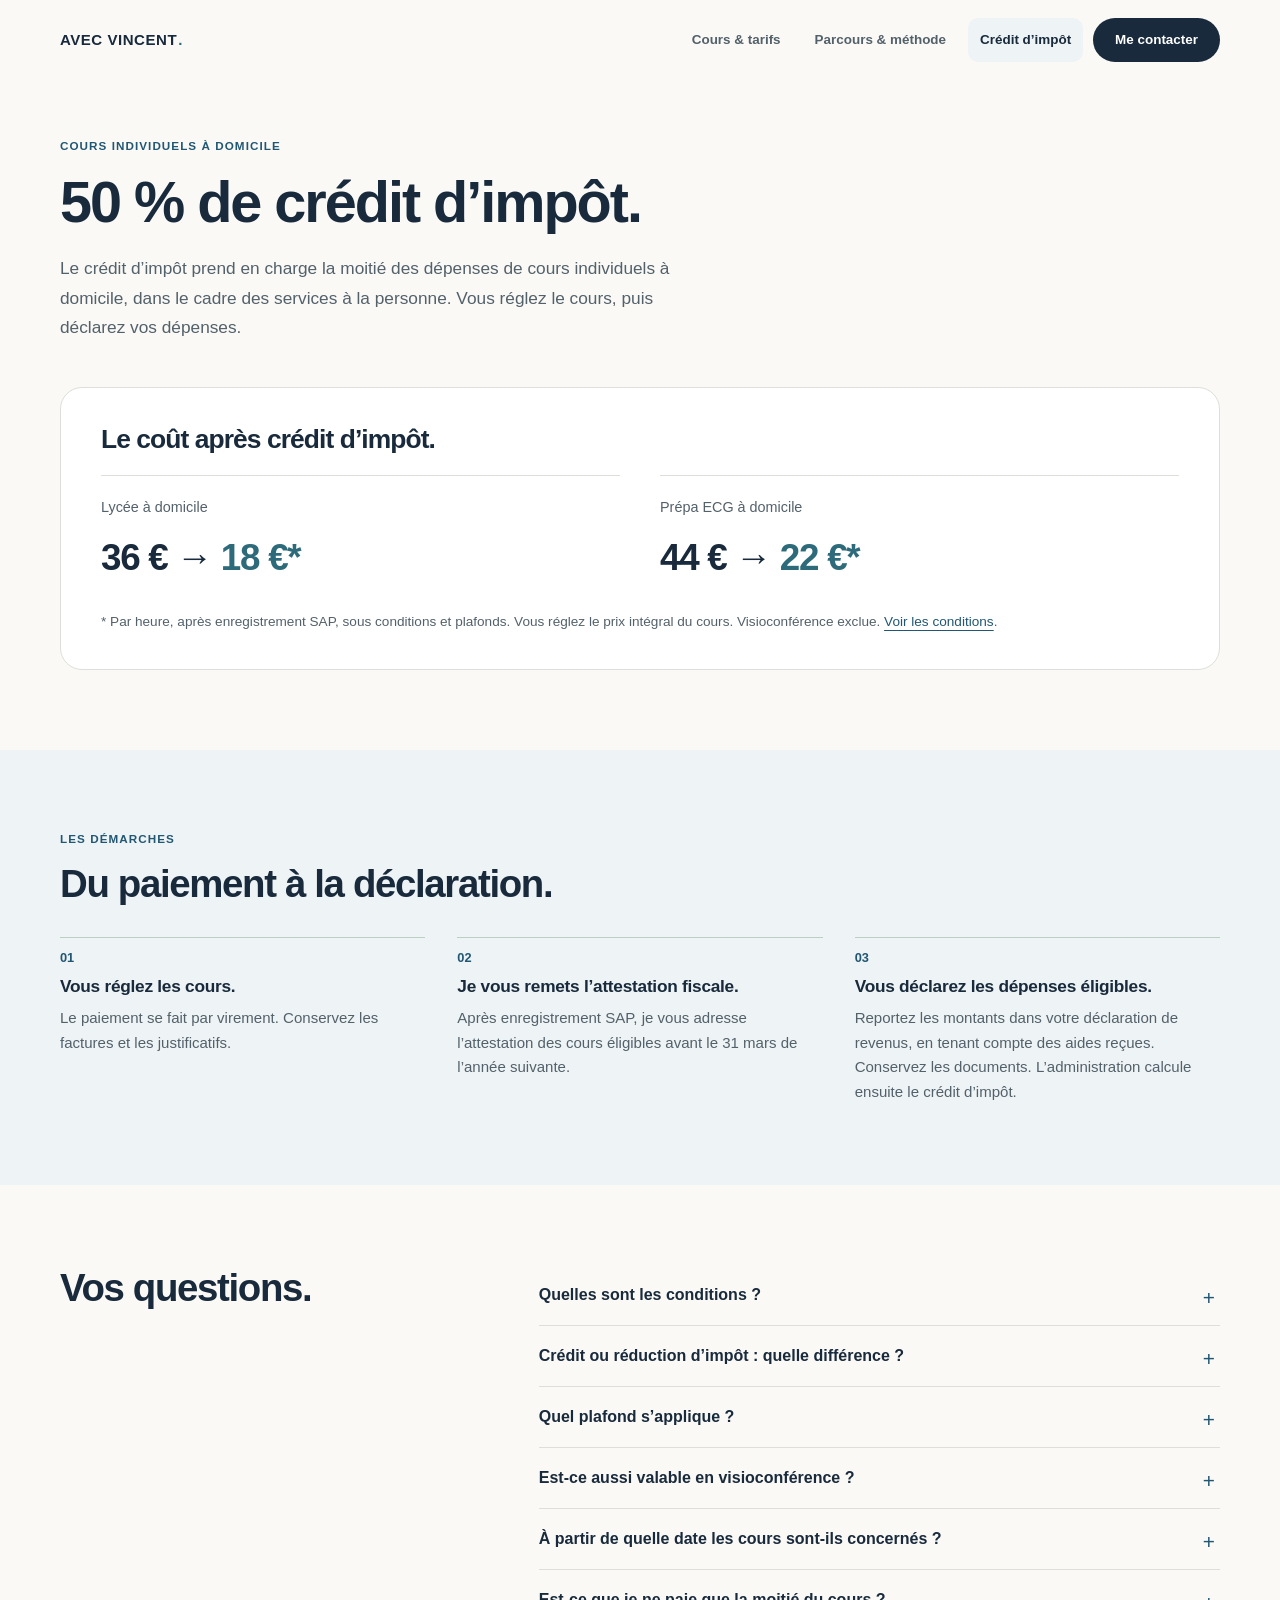
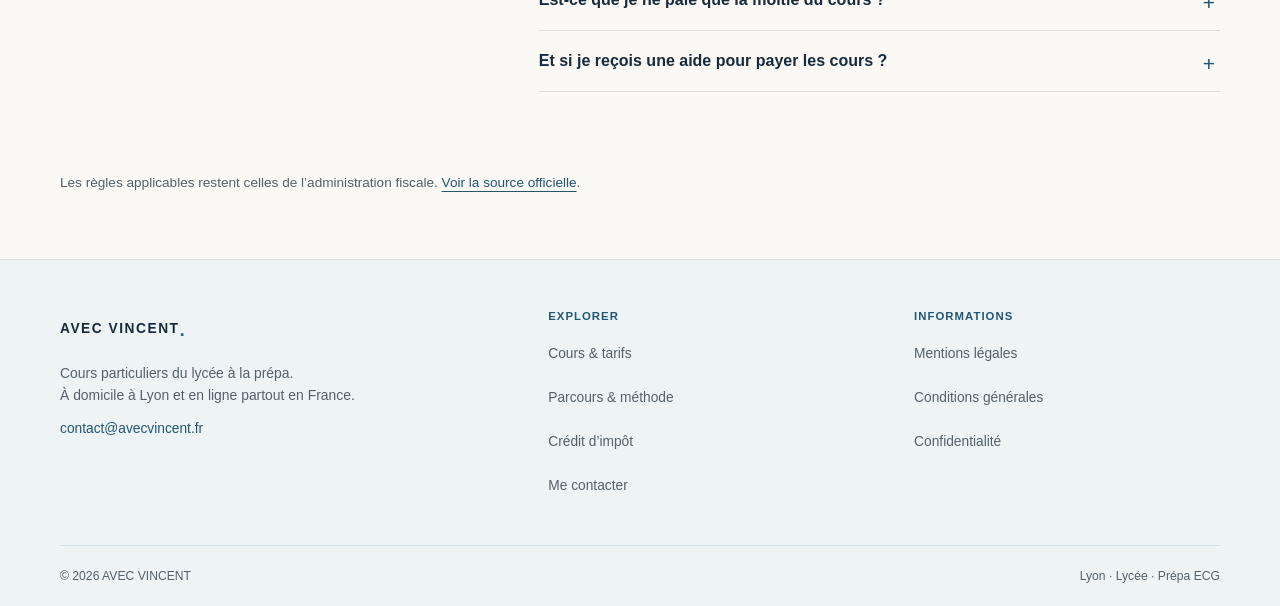
<file: credit-impot.html>
<!doctype html>
<html lang="fr">
<head>
<meta charset="utf-8">
<meta name="viewport" content="width=device-width, initial-scale=1, viewport-fit=cover">
<title>Crédit d’impôt de 50 % — AVEC VINCENT</title>
<meta name="description" content="Comprendre le crédit d’impôt de 50 % pour les cours individuels à domicile : exemples de coût, démarches et conditions applicables.">
<link rel="icon" href="/avec-vincent-favicon.png" type="image/png" sizes="96x96">
<link rel="icon" href="/avec-vincent-favicon.svg" type="image/svg+xml" sizes="any">
<link rel="apple-touch-icon" href="/avec-vincent-apple-touch-icon.png" sizes="180x180">
<link rel="manifest" href="/site.webmanifest?v=20261023-brand2">
<meta name="apple-mobile-web-app-title" content="AVEC VINCENT">
<link rel="canonical" href="https://avecvincent.fr/credit-impot.html">
<meta name="robots" content="index,follow,noimageindex,max-image-preview:none">
<meta property="og:locale" content="fr_FR">
<meta property="og:type" content="website">
<meta property="og:site_name" content="AVEC VINCENT">
<meta property="og:title" content="Crédit d’impôt de 50 % — AVEC VINCENT">
<meta property="og:description" content="Comprendre le crédit d’impôt de 50 % pour les cours individuels à domicile : exemples de coût, démarches et conditions applicables.">
<meta property="og:url" content="https://avecvincent.fr/credit-impot.html">
<meta property="og:image" content="https://avecvincent.fr/images/og-credit-impot.png?v=20261022-sharing1">
<meta property="og:image:secure_url" content="https://avecvincent.fr/images/og-credit-impot.png?v=20261022-sharing1">
<meta property="og:image:type" content="image/png">
<meta property="og:image:width" content="1200">
<meta property="og:image:height" content="630">
<meta property="og:image:alt" content="AVEC VINCENT — Les cours à domicile et le crédit d’impôt. Fonctionnement, exemples et conditions. À domicile à Lyon et en visio.">
<meta name="twitter:card" content="summary_large_image">
<meta name="twitter:title" content="Crédit d’impôt de 50 % — AVEC VINCENT">
<meta name="twitter:description" content="Comprendre le crédit d’impôt de 50 % pour les cours individuels à domicile : exemples de coût, démarches et conditions applicables.">
<meta name="twitter:image" content="https://avecvincent.fr/images/og-credit-impot.png?v=20261022-sharing1">
<meta name="twitter:image:alt" content="AVEC VINCENT — Les cours à domicile et le crédit d’impôt. Fonctionnement, exemples et conditions. À domicile à Lyon et en visio.">
<meta name="theme-color" content="#faf9f6">

<link rel="stylesheet" href="style.css?v=20261023-desktop2">
<script src="script.js?v=20261023-desktop2" defer></script>
<script type="application/ld+json">{"@context":"https://schema.org","@graph":[{"@type":"WebPage","@id":"https://avecvincent.fr/credit-impot.html#page","url":"https://avecvincent.fr/credit-impot.html","name":"Crédit d’impôt de 50 % — AVEC VINCENT","inLanguage":"fr-FR","isPartOf":{"@id":"https://avecvincent.fr/#website"},"about":{"@id":"https://avecvincent.fr/#organization"}},{"@type":"BreadcrumbList","itemListElement":[{"@type":"ListItem","position":1,"name":"Accueil","item":"https://avecvincent.fr/"},{"@type":"ListItem","position":2,"name":"Crédit d’impôt","item":"https://avecvincent.fr/credit-impot.html"}]}]}</script>
</head>
<body><a class="skip-link" href="#contenu">Aller au contenu</a>
<header class="site-header"><nav class="navbar container" aria-label="Navigation principale">
<a class="logo" href="/" aria-label="AVEC VINCENT — accueil">AVEC VINCENT<span class="logo-dot" aria-hidden="true">.</span></a>
<button class="menu-button" aria-controls="site-menu" aria-expanded="false" aria-label="Ouvrir le menu"><span></span><span></span></button>
<div class="site-menu" id="site-menu"><a href="cours.html">Cours & tarifs</a>
<a href="a-propos.html">Parcours & méthode</a>
<a aria-current="page" href="credit-impot.html">Crédit d’impôt</a>
<a href="reserver.html" class="nav-cta">Me contacter</a></div>
</nav></header>
<main id="contenu" tabindex="-1" class="page-tax">
<section class="page-intro container"><span class="eyebrow">Cours individuels à domicile</span><h1>50 % de crédit d’impôt.</h1><p class="lead">Le crédit d’impôt prend en charge la moitié des dépenses de cours individuels à domicile, dans le cadre des services à la personne. Vous réglez le cours, puis déclarez vos dépenses.</p></section>
<section class="section section-first container"><div class="tax-comparison"><h2>Le coût après crédit d’impôt.</h2><div class="tax-examples"><div class="example-row"><span>Lycée à domicile</span><strong>36 € <span aria-hidden="true">→</span><span class="sr-only">avant crédit d’impôt, soit</span> <em>18 €*</em></strong></div><div class="example-row"><span>Prépa ECG à domicile</span><strong>44 € <span aria-hidden="true">→</span><span class="sr-only">avant crédit d’impôt, soit</span> <em>22 €*</em></strong></div></div><p class="fine-print">* Par heure, après enregistrement SAP, sous conditions et plafonds. Vous réglez le prix intégral du cours. Visioconférence exclue. <a href="#conditions">Voir les conditions</a>.</p></div></section>
<section class="section soft"><div class="container tax-journey"><div class="section-heading"><span class="eyebrow">Les démarches</span><h2>Du paiement à la déclaration.</h2></div><ol class="tax-process"><li><h3>Vous réglez les cours.</h3><p>Le paiement se fait par virement. Conservez les factures et les justificatifs.</p></li><li><h3>Je vous remets l’attestation fiscale.</h3><p>Après enregistrement SAP, je vous adresse l’attestation des cours éligibles avant le 31 mars de l’année suivante.</p></li><li><h3>Vous déclarez les dépenses éligibles.</h3><p>Reportez les montants dans votre déclaration de revenus, en tenant compte des aides reçues. Conservez les documents. L’administration calcule ensuite le crédit d’impôt.</p></li></ol></div></section>
<section class="section container faq-section"><div class="section-heading"><h2>Vos questions.</h2></div><div class="faq-list"><details name="page-panels" id="conditions"><summary>Quelles sont les conditions ?</summary><div class="faq-answer"><p>Vous devez être fiscalement domicilié en France. Les cours sont individuels et réalisés physiquement à votre domicile, dans le cadre d’une déclaration SAP enregistrée. Seules les dépenses restant à votre charge, après déduction des aides, sont prises en compte dans les plafonds applicables.</p><p><a href="https://www.impots.gouv.fr/particulier/emploi-domicile">Consulter les conditions officielles</a>.</p></div></details>
<details name="page-panels"><summary>Crédit ou réduction d’impôt : quelle différence ?</summary><div class="faq-answer"><p>Une réduction diminue l’impôt sans rembourser un éventuel excédent. Un crédit peut être remboursé, y compris si vous ne payez pas d’impôt.</p></div></details>
<details name="page-panels"><summary>Quel plafond s’applique ?</summary><div class="faq-answer"><p>Le plafond général est de 12 000 € de dépenses par foyer fiscal et par an, tous services à la personne confondus, soit jusqu’à 6 000 € de crédit d’impôt. Il peut être majoré dans certaines situations. Les autres dépenses SAP du foyer comptent dans ce plafond. <a href="https://www.impots.gouv.fr/particulier/emploi-domicile">Voir les règles officielles ↗</a></p></div></details>
<details name="page-panels"><summary>Est-ce aussi valable en visioconférence ?</summary><div class="faq-answer"><p>Non. Le crédit présenté ici concerne uniquement les cours individuels réalisés physiquement à votre domicile.</p></div></details>
<details name="page-panels"><summary>À partir de quelle date les cours sont-ils concernés ?</summary><div class="faq-answer"><p>Une fois la déclaration SAP enregistrée, ses effets remontent à la date de dépôt du dossier complet retenue par l’administration. La demande d’AVEC VINCENT a été déposée le 5 octobre 2026 ; son enregistrement est en cours. Le récépissé précisera la date applicable aux cours, dans les conditions du crédit d’impôt.</p><p><a href="legal.html#sap">Voir les informations sur la déclaration SAP</a>.</p></div></details>
<details name="page-panels"><summary>Est-ce que je ne paie que la moitié du cours ?</summary><div class="faq-answer"><p>Non : le parcours décrit ici prévoit le paiement intégral des cours, puis la déclaration annuelle. L’Avance immédiate n’est pas incluse dans ce fonctionnement.</p></div></details>
<details name="page-panels"><summary>Et si je reçois une aide pour payer les cours ?</summary><div class="faq-answer"><p>Seules les dépenses restant effectivement à votre charge ouvrent droit au crédit. Les aides doivent être déclarées séparément pour être prises en compte dans le calcul.</p></div></details>
</div></section><div class="container source-note"><p>Les règles applicables restent celles de l’administration fiscale. <a href="https://www.impots.gouv.fr/particulier/emploi-domicile">Voir la source officielle</a>.</p></div></main>
<footer class="site-footer"><div class="container footer-grid" data-nosnippet><div><a class="logo" href="/">AVEC VINCENT<span class="logo-dot">.</span></a><p>Cours particuliers du lycée à la prépa.<br>
À domicile à Lyon et en ligne partout en France.</p><a class="footer-contact" href="mailto:contact@avecvincent.fr" data-contact="email">contact@avecvincent.fr</a></div><nav aria-label="Navigation de pied de page"><span class="footer-label">Explorer</span><a href="cours.html">Cours & tarifs</a><a href="a-propos.html">Parcours & méthode</a>
<a href="credit-impot.html">Crédit d’impôt</a><a href="reserver.html">Me contacter</a></nav><nav aria-label="Informations légales"><span class="footer-label">Informations</span><a href="legal.html#mentions">Mentions légales</a><a href="legal.html#cgv">Conditions générales</a><a href="legal.html#confidentialite">Confidentialité</a></nav></div><div class="container footer-bottom"><span>© <span data-year>2026</span> AVEC VINCENT</span><span>Lyon · Lycée · Prépa ECG</span></div></footer>
</body>
</html>
</file>
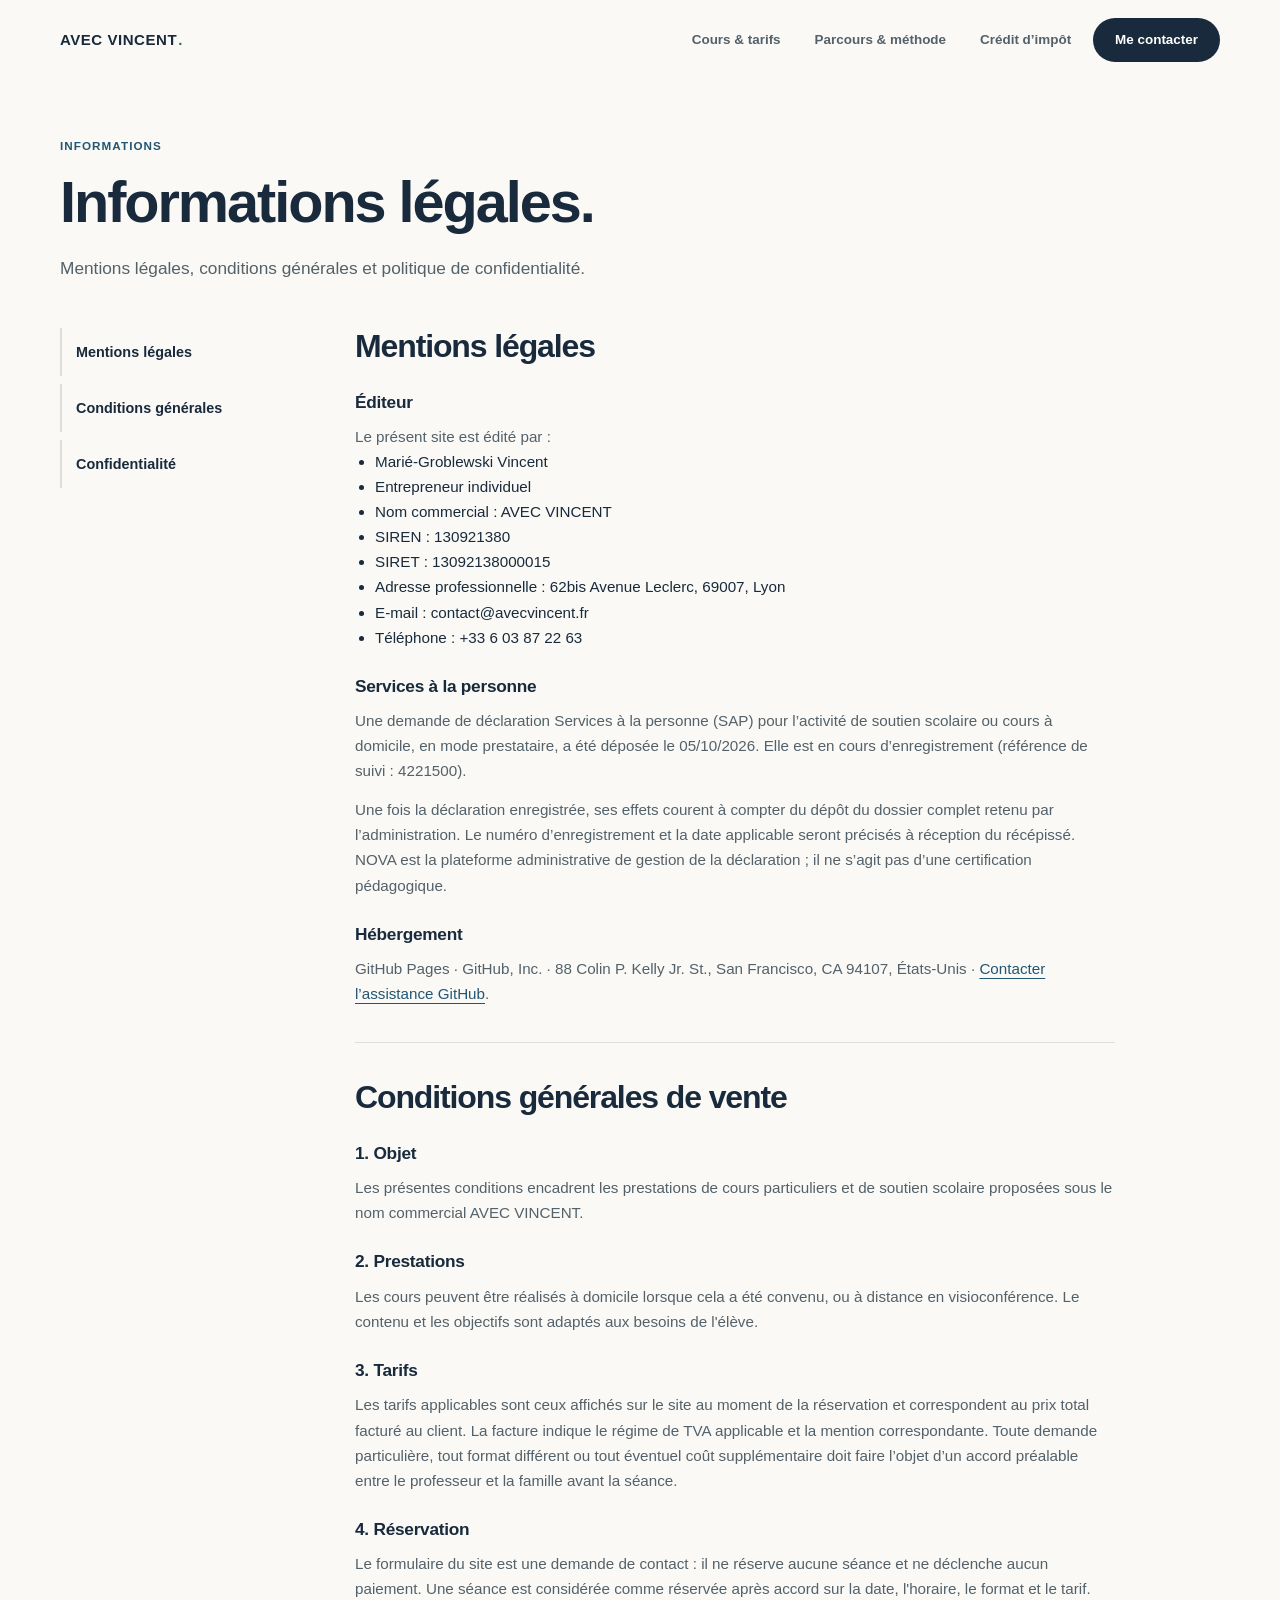
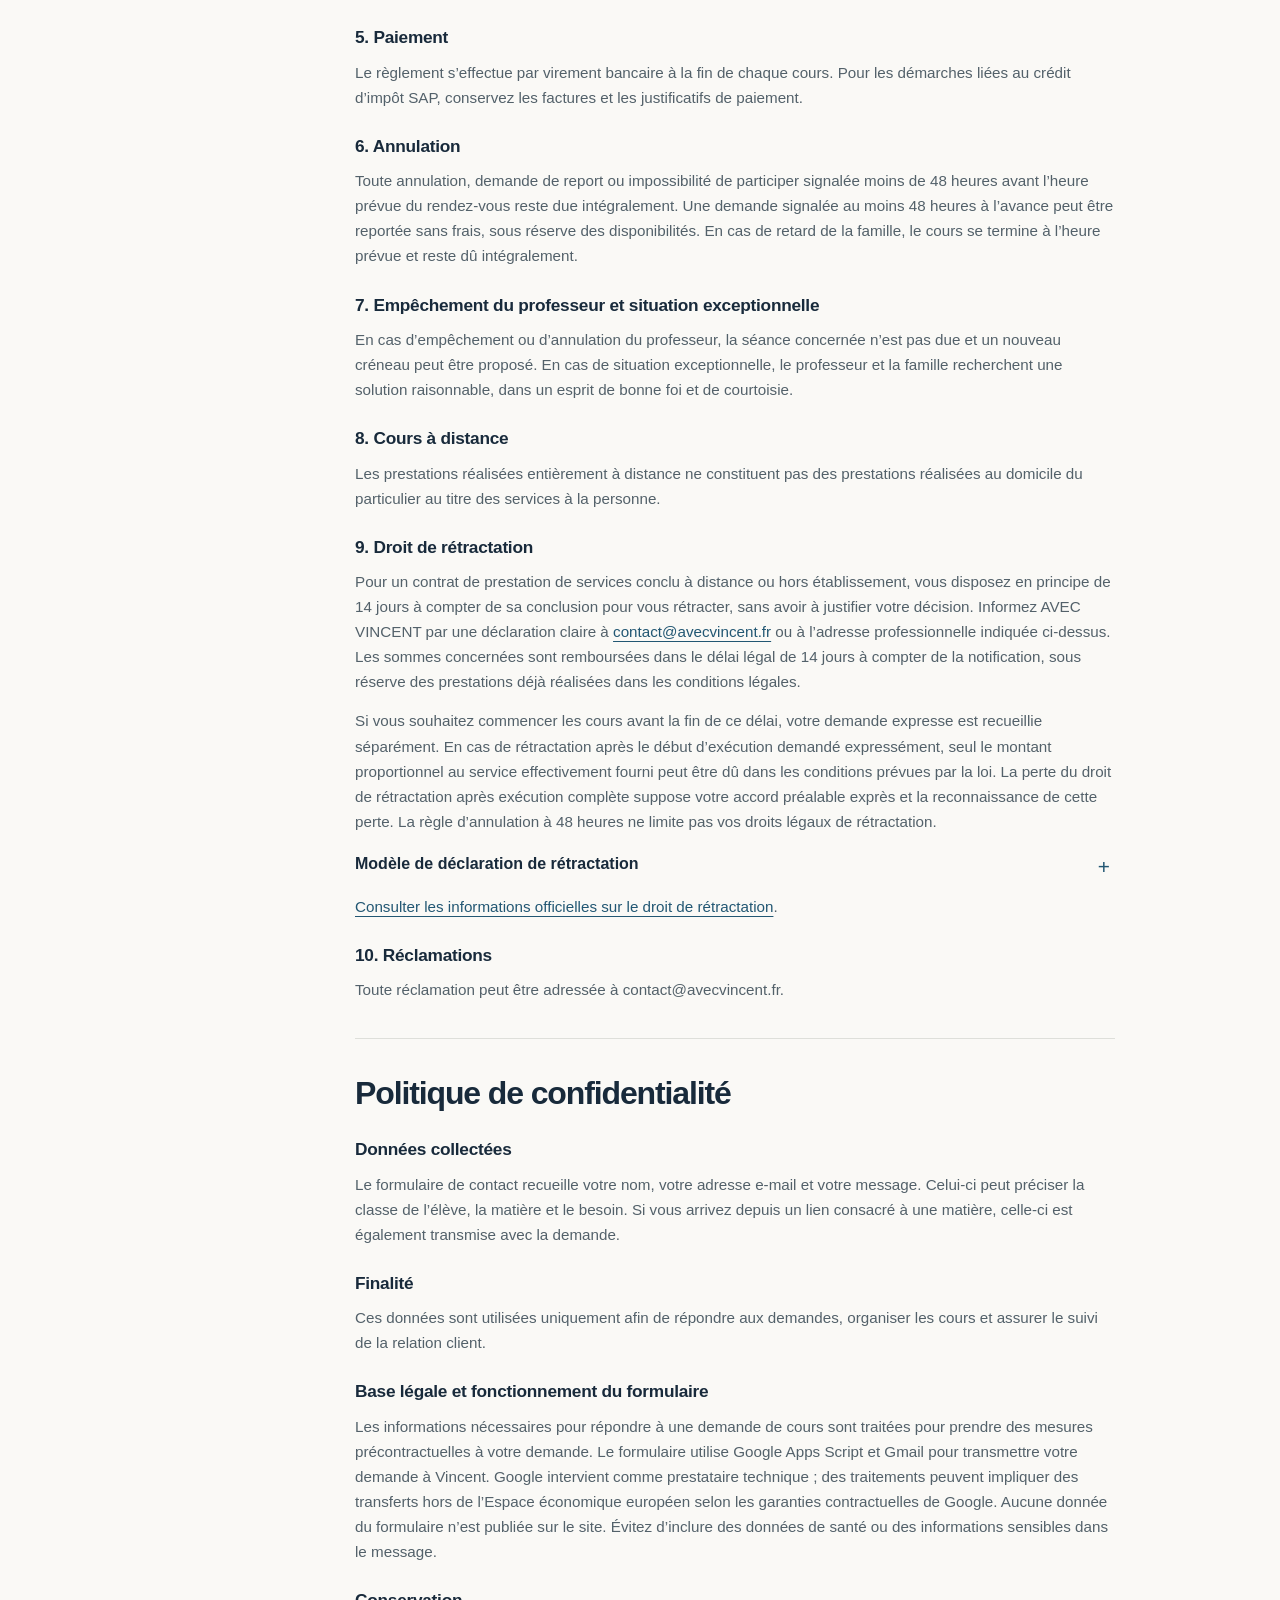
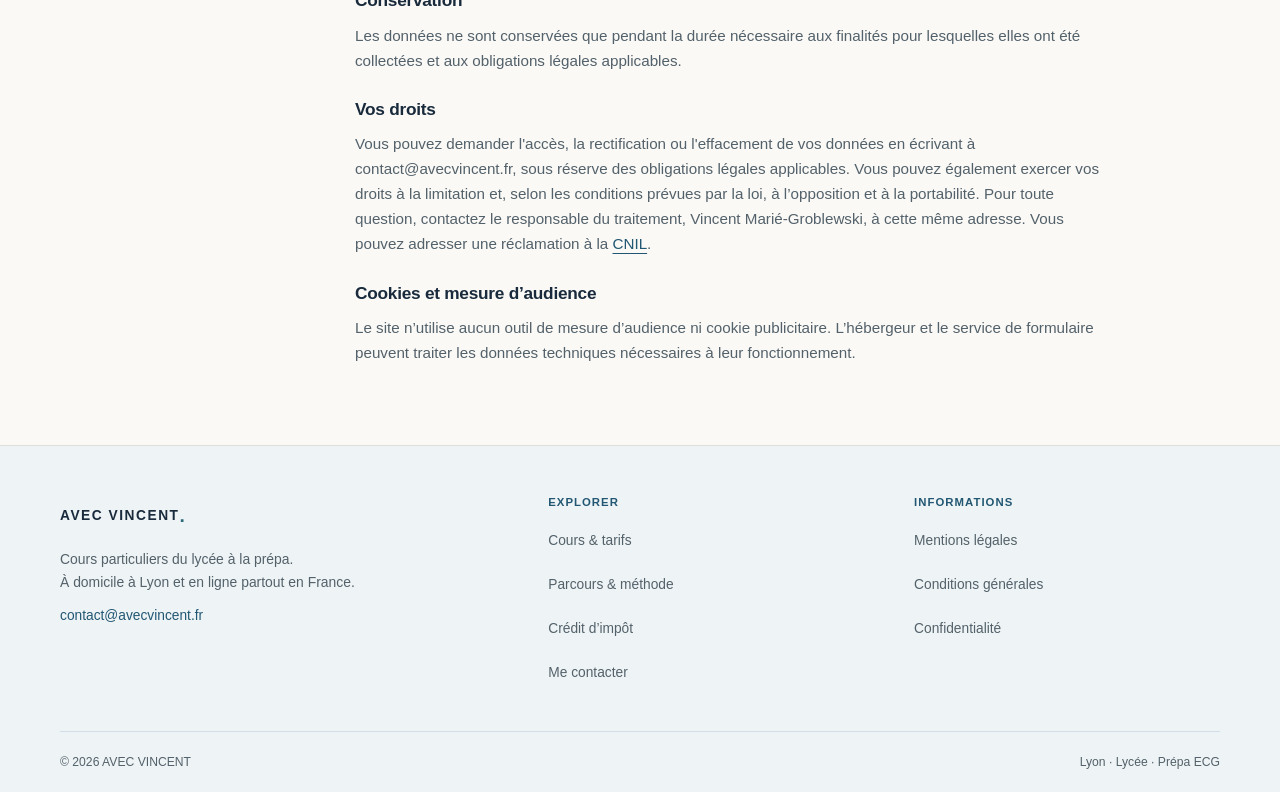
<file: legal.html>
<!doctype html>
<html lang="fr">
<head>
<meta charset="utf-8">
<meta name="robots" content="noindex,follow">
<meta name="viewport" content="width=device-width, initial-scale=1, viewport-fit=cover">
<title>Informations légales — AVEC VINCENT</title>
<meta name="description" content="Mentions légales, conditions générales et confidentialité d’AVEC VINCENT.">
<link rel="canonical" href="https://avecvincent.fr/legal.html">
<meta property="og:locale" content="fr_FR">
<meta property="og:type" content="website">
<meta property="og:site_name" content="AVEC VINCENT">
<meta property="og:title" content="Informations légales — AVEC VINCENT">
<meta property="og:description" content="Mentions légales, conditions générales et confidentialité d’AVEC VINCENT.">
<meta property="og:url" content="https://avecvincent.fr/legal.html">
<meta property="og:image" content="https://avecvincent.fr/images/og-avec-vincent.png?v=20261023-sharing2">
<meta property="og:image:secure_url" content="https://avecvincent.fr/images/og-avec-vincent.png?v=20261023-sharing2">
<meta property="og:image:type" content="image/png">
<meta property="og:image:width" content="1200">
<meta property="og:image:height" content="630">
<meta property="og:image:alt" content="AVEC VINCENT : cours particuliers préparés pour chaque élève, à Lyon et en visioconférence.">
<meta name="twitter:card" content="summary_large_image">
<meta name="twitter:title" content="Informations légales — AVEC VINCENT">
<meta name="twitter:description" content="Mentions légales, conditions générales et confidentialité d’AVEC VINCENT.">
<meta name="twitter:image" content="https://avecvincent.fr/images/og-avec-vincent.png?v=20261023-sharing2">
<meta name="twitter:image:alt" content="AVEC VINCENT : cours particuliers préparés pour chaque élève, à Lyon et en visioconférence.">
<link rel="icon" href="/avec-vincent-favicon.png" type="image/png" sizes="96x96">
<link rel="icon" href="/avec-vincent-favicon.svg" type="image/svg+xml" sizes="any">
<link rel="apple-touch-icon" href="/avec-vincent-apple-touch-icon.png" sizes="180x180">
<link rel="manifest" href="/site.webmanifest?v=20261023-brand2">
<meta name="apple-mobile-web-app-title" content="AVEC VINCENT">

<link rel="stylesheet" href="style.css?v=20261023-desktop2">
<script src="script.js?v=20261023-desktop2" defer></script>
<script type="application/ld+json">{"@context":"https://schema.org","@graph":[{"@type":"WebPage","@id":"https://avecvincent.fr/legal.html#page","url":"https://avecvincent.fr/legal.html","name":"Informations légales — AVEC VINCENT","inLanguage":"fr-FR","isPartOf":{"@id":"https://avecvincent.fr/#website"},"about":{"@id":"https://avecvincent.fr/#organization"}},{"@type":"BreadcrumbList","itemListElement":[{"@type":"ListItem","position":1,"name":"Accueil","item":"https://avecvincent.fr/"},{"@type":"ListItem","position":2,"name":"Informations légales","item":"https://avecvincent.fr/legal.html"}]}]}</script>
</head>
<body><a class="skip-link" href="#contenu">Aller au contenu</a>
<header class="site-header"><nav class="navbar container" aria-label="Navigation principale">
<a class="logo" href="/" aria-label="AVEC VINCENT — accueil">AVEC VINCENT<span class="logo-dot" aria-hidden="true">.</span></a>
<button class="menu-button" aria-controls="site-menu" aria-expanded="false" aria-label="Ouvrir le menu"><span></span><span></span></button>
<div class="site-menu" id="site-menu"><a href="cours.html">Cours & tarifs</a>
<a href="a-propos.html">Parcours & méthode</a>
<a href="credit-impot.html">Crédit d’impôt</a>
<a href="reserver.html" class="nav-cta">Me contacter</a></div>
</nav></header>
<main id="contenu" tabindex="-1"><section class="page-intro container"><span class="eyebrow">Informations</span><h1>Informations légales.</h1><p class="lead">Mentions légales, conditions générales et politique de confidentialité.</p></section>
<section class="section section-first container legal-layout"><nav class="legal-nav" aria-label="Sections des informations légales"><a href="#mentions">Mentions légales</a><a href="#cgv">Conditions générales</a><a href="#confidentialite">Confidentialité</a></nav><div class="legal-content">


<section id="mentions">

<h2>
Mentions légales
</h2>


<h3>
Éditeur
</h3>

<p>
Le présent site est édité par :
</p>

<ul>

<li>
Marié-Groblewski Vincent
</li>

<li>
Entrepreneur individuel
</li>

<li>
Nom commercial : AVEC VINCENT
</li>

<li>
SIREN : 130921380
</li>

<li>
SIRET : 13092138000015
</li>

<li>
Adresse professionnelle : 62bis Avenue Leclerc, 69007, Lyon
</li>

<li>
E-mail : contact@avecvincent.fr
</li>

<li>
Téléphone : +33 6 03 87 22 63
</li>

</ul>


<h3 id="sap">
Services à la personne
</h3>

<p>Une demande de déclaration Services à la personne (SAP) pour l’activité de soutien scolaire ou cours à domicile, en mode prestataire, a été déposée le 05/10/2026. Elle est en cours d’enregistrement (référence de suivi : 4221500).</p>
<p>Une fois la déclaration enregistrée, ses effets courent à compter du dépôt du dossier complet retenu par l’administration. Le numéro d’enregistrement et la date applicable seront précisés à réception du récépissé. NOVA est la plateforme administrative de gestion de la déclaration ; il ne s’agit pas d’une certification pédagogique.</p>


<h3>
Hébergement
</h3>

<p>GitHub Pages · GitHub, Inc. · 88 Colin P. Kelly Jr. St., San Francisco, CA 94107, États-Unis · <a href="https://support.github.com/contact">Contacter l’assistance GitHub</a>.</p>

</section>


<section id="cgv">

<h2>
Conditions générales de vente
</h2>


<h3>
1. Objet
</h3>

<p>
Les présentes conditions encadrent
les prestations de cours particuliers
et de soutien scolaire proposées
sous le nom commercial AVEC VINCENT.
</p>


<h3>
2. Prestations
</h3>

<p>
Les cours peuvent être réalisés
à domicile lorsque cela a été convenu,
ou à distance en visioconférence.
Le contenu et les objectifs sont adaptés
aux besoins de l'élève.
</p>


<h3>
3. Tarifs
</h3>

<p>Les tarifs applicables sont ceux affichés sur le site au moment de la réservation et correspondent au prix total facturé au client. La facture indique le régime de TVA applicable et la mention correspondante. Toute demande particulière, tout format différent ou tout éventuel coût supplémentaire doit faire l’objet d’un accord préalable entre le professeur et la famille avant la séance.</p>


<h3>
4. Réservation
</h3>

<p>
Le formulaire du site est une demande de contact : il ne réserve aucune séance et ne déclenche aucun paiement. Une séance est considérée comme réservée
après accord sur la date,
l'horaire,
le format
et le tarif.
</p>


<h3>
5. Paiement
</h3>

<p>Le règlement s’effectue par virement bancaire à la fin de chaque cours. Pour les démarches liées au crédit d’impôt SAP, conservez les factures et les justificatifs de paiement.</p>


<h3>
6. Annulation
</h3>

<p>Toute annulation, demande de report ou impossibilité de participer signalée moins de 48 heures avant l’heure prévue du rendez-vous reste due intégralement. Une demande signalée au moins 48 heures à l’avance peut être reportée sans frais, sous réserve des disponibilités. En cas de retard de la famille, le cours se termine à l’heure prévue et reste dû intégralement.</p>


<h3>
7. Empêchement du professeur et situation exceptionnelle
</h3>

<p>
En cas d’empêchement ou d’annulation du professeur, la séance concernée n’est pas due et un nouveau créneau peut être proposé. En cas de situation exceptionnelle, le professeur et la famille recherchent une solution raisonnable, dans un esprit de bonne foi et de courtoisie.
</p>


<h3>
8. Cours à distance
</h3>

<p>
Les prestations réalisées entièrement
à distance ne constituent pas
des prestations réalisées au domicile
du particulier au titre
des services à la personne.
</p>


<h3>9. Droit de rétractation</h3>
<p>Pour un contrat de prestation de services conclu à distance ou hors établissement, vous disposez en principe de 14 jours à compter de sa conclusion pour vous rétracter, sans avoir à justifier votre décision. Informez AVEC VINCENT par une déclaration claire à <a href="mailto:contact@avecvincent.fr">contact@avecvincent.fr</a> ou à l’adresse professionnelle indiquée ci-dessus. Les sommes concernées sont remboursées dans le délai légal de 14 jours à compter de la notification, sous réserve des prestations déjà réalisées dans les conditions légales.</p>
<p>Si vous souhaitez commencer les cours avant la fin de ce délai, votre demande expresse est recueillie séparément. En cas de rétractation après le début d’exécution demandé expressément, seul le montant proportionnel au service effectivement fourni peut être dû dans les conditions prévues par la loi. La perte du droit de rétractation après exécution complète suppose votre accord préalable exprès et la reconnaissance de cette perte. La règle d’annulation à 48 heures ne limite pas vos droits légaux de rétractation.</p>
<details name="page-panels"><summary>Modèle de déclaration de rétractation</summary><p>À l’attention d’AVEC VINCENT — Vincent Marié-Groblewski, 62bis Avenue Leclerc, 69007 Lyon, contact@avecvincent.fr.<br>
Je vous notifie ma rétractation du contrat portant sur la prestation suivante : [prestation].<br>
Contrat conclu le : [date].<br>
Nom et adresse du consommateur : [nom et adresse].<br>
Date : [date]. Signature uniquement pour un envoi sur papier.</p></details>
<p><a href="https://www.economie.gouv.fr/particuliers/mes-droits-conso/bien-consommer/vente-distance-tout-savoir-sur-votre-droit-de-retractation">Consulter les informations officielles sur le droit de rétractation</a>.</p>
<h3>10. Réclamations</h3>

<p>
Toute réclamation peut être adressée
à contact@avecvincent.fr.
</p>


</section>


<section id="confidentialite">

<h2>
Politique de confidentialité
</h2>


<h3>
Données collectées
</h3>

<p>
Le formulaire de contact recueille votre nom, votre adresse e-mail et votre message. Celui-ci peut préciser la classe de l’élève, la matière et le besoin. Si vous arrivez depuis un lien consacré à une matière, celle-ci est également transmise avec la demande.
</p>


<h3>
Finalité
</h3>

<p>
Ces données sont utilisées uniquement
afin de répondre aux demandes,
organiser les cours
et assurer le suivi de la relation client.
</p>


<h3>Base légale et fonctionnement du formulaire</h3><p>Les informations nécessaires pour répondre à une demande de cours sont traitées pour prendre des mesures précontractuelles à votre demande. Le formulaire utilise Google Apps Script et Gmail pour transmettre votre demande à Vincent. Google intervient comme prestataire technique ; des traitements peuvent impliquer des transferts hors de l’Espace économique européen selon les garanties contractuelles de Google. Aucune donnée du formulaire n’est publiée sur le site. Évitez d’inclure des données de santé ou des informations sensibles dans le message.</p>
<h3>
Conservation
</h3>

<p>
Les données ne sont conservées
que pendant la durée nécessaire
aux finalités pour lesquelles
elles ont été collectées
et aux obligations légales applicables.
</p>


<h3>
Vos droits
</h3>

<p>
Vous pouvez demander l'accès,
la rectification
ou l'effacement de vos données
en écrivant à contact@avecvincent.fr,
sous réserve des obligations légales
applicables. Vous pouvez également exercer vos droits à la limitation et, selon les conditions prévues par la loi, à l’opposition et à la portabilité. Pour toute question, contactez le responsable du traitement, Vincent Marié-Groblewski, à cette même adresse. Vous pouvez adresser une réclamation à la <a href="https://www.cnil.fr/fr/plaintes">CNIL</a>.
</p>

<h3>Cookies et mesure d’audience</h3><p>Le site n’utilise aucun outil de mesure d’audience ni cookie publicitaire. L’hébergeur et le service de formulaire peuvent traiter les données techniques nécessaires à leur fonctionnement.</p>
</section>


</div></section></main>
<footer class="site-footer"><div class="container footer-grid"><div><a class="logo" href="/">AVEC VINCENT<span class="logo-dot">.</span></a><p>Cours particuliers du lycée à la prépa.<br>
À domicile à Lyon et en ligne partout en France.</p><a class="footer-contact" href="mailto:contact@avecvincent.fr" data-contact="email">contact@avecvincent.fr</a></div><nav aria-label="Navigation de pied de page"><span class="footer-label">Explorer</span><a href="cours.html">Cours & tarifs</a><a href="a-propos.html">Parcours & méthode</a>
<a href="credit-impot.html">Crédit d’impôt</a><a href="reserver.html">Me contacter</a></nav><nav aria-label="Informations légales"><span class="footer-label">Informations</span><a href="legal.html#mentions">Mentions légales</a><a href="legal.html#cgv">Conditions générales</a><a href="legal.html#confidentialite">Confidentialité</a></nav></div><div class="container footer-bottom"><span>© <span data-year>2026</span> AVEC VINCENT</span><span>Lyon · Lycée · Prépa ECG</span></div></footer>
</body>
</html>
</file>
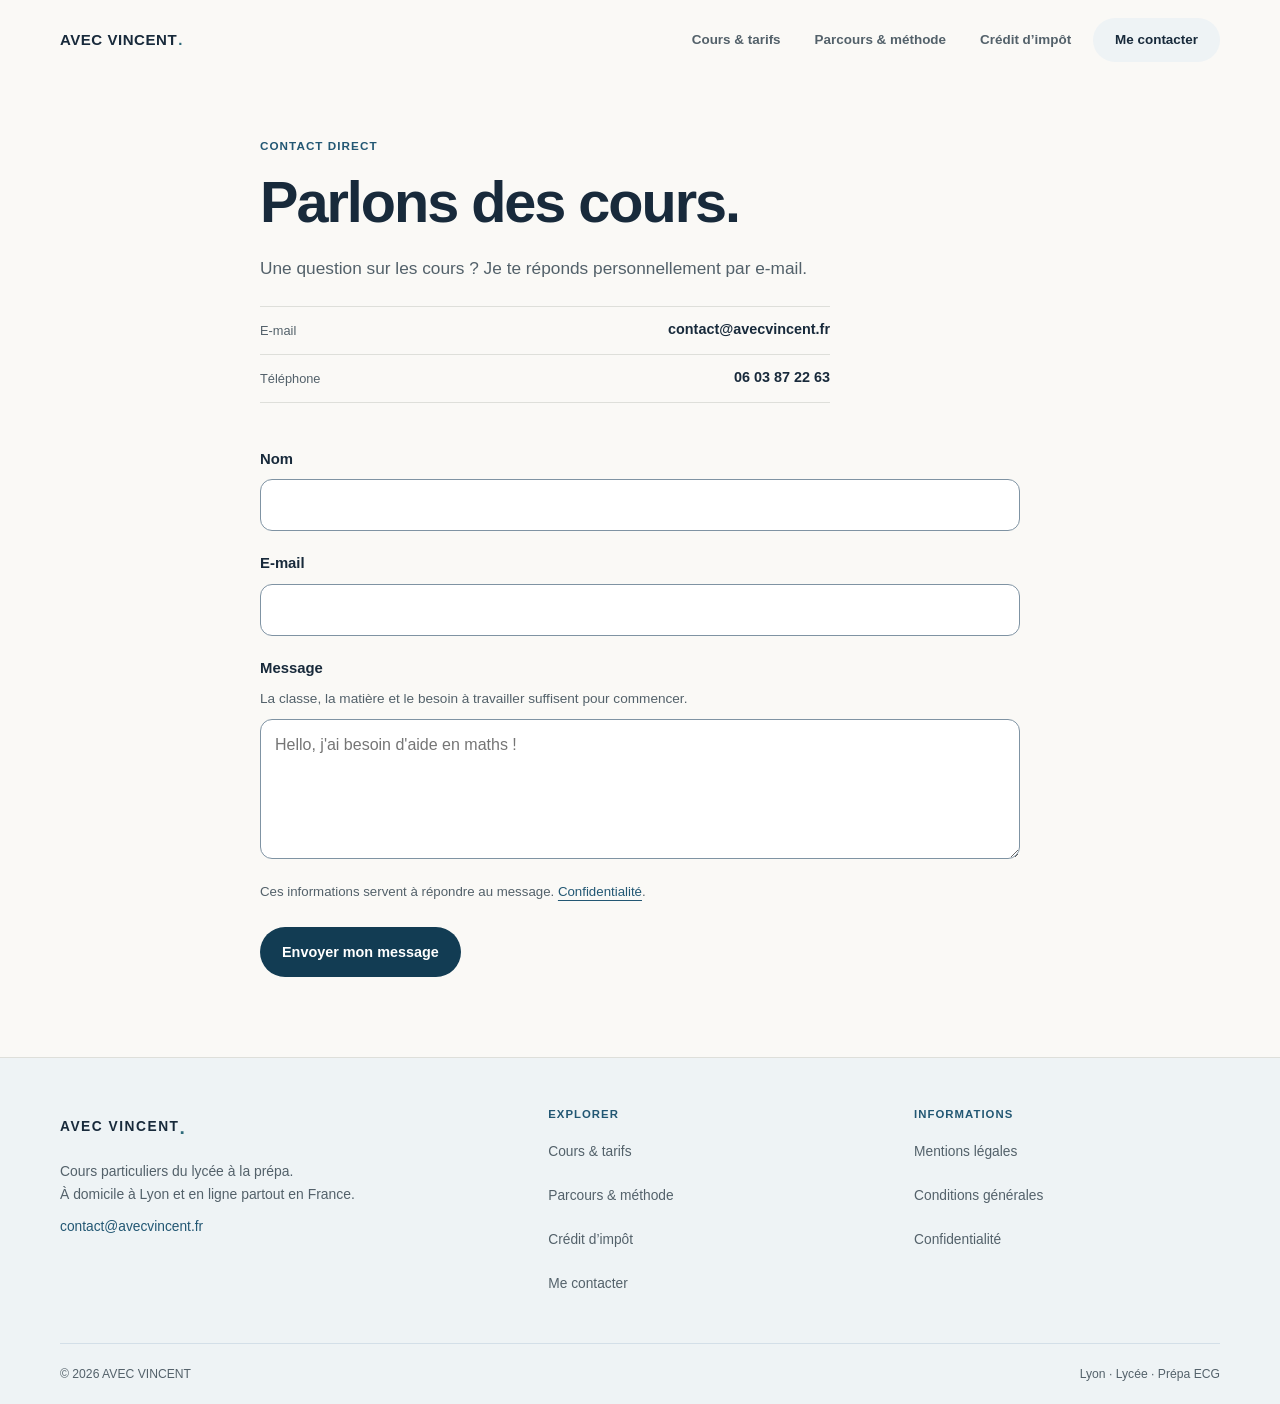
<file: reserver.html>
<!doctype html>
<html lang="fr">
<head>
<meta charset="utf-8">
<meta name="viewport" content="width=device-width, initial-scale=1, viewport-fit=cover">
<title>Contact — AVEC VINCENT</title>
<meta name="description" content="Une question ou un besoin pour les cours ? Écris directement à Vincent. Un nom, un e-mail et un message suffisent pour commencer.">
<link rel="icon" href="/avec-vincent-favicon.png" type="image/png" sizes="96x96">
<link rel="icon" href="/avec-vincent-favicon.svg" type="image/svg+xml" sizes="any">
<link rel="apple-touch-icon" href="/avec-vincent-apple-touch-icon.png" sizes="180x180">
<link rel="manifest" href="/site.webmanifest?v=20261023-brand2">
<meta name="apple-mobile-web-app-title" content="AVEC VINCENT">
<link rel="canonical" href="https://avecvincent.fr/reserver.html">
<meta name="robots" content="index,follow,noimageindex,max-image-preview:none">
<meta property="og:locale" content="fr_FR">
<meta property="og:type" content="website">
<meta property="og:site_name" content="AVEC VINCENT">
<meta property="og:title" content="Contact — AVEC VINCENT">
<meta property="og:description" content="Une question ou un besoin pour les cours ? Écris directement à Vincent. Un nom, un e-mail et un message suffisent pour commencer.">
<meta property="og:url" content="https://avecvincent.fr/reserver.html">
<meta property="og:image" content="https://avecvincent.fr/images/og-contact.png?v=20261022-sharing1">
<meta property="og:image:secure_url" content="https://avecvincent.fr/images/og-contact.png?v=20261022-sharing1">
<meta property="og:image:type" content="image/png">
<meta property="og:image:width" content="1200">
<meta property="og:image:height" content="630">
<meta property="og:image:alt" content="AVEC VINCENT — Parlons de tes cours. Un échange direct avec Vincent. À domicile à Lyon et en visio.">
<meta name="twitter:card" content="summary_large_image">
<meta name="twitter:title" content="Contact — AVEC VINCENT">
<meta name="twitter:description" content="Une question ou un besoin pour les cours ? Écris directement à Vincent. Un nom, un e-mail et un message suffisent pour commencer.">
<meta name="twitter:image" content="https://avecvincent.fr/images/og-contact.png?v=20261022-sharing1">
<meta name="twitter:image:alt" content="AVEC VINCENT — Parlons de tes cours. Un échange direct avec Vincent. À domicile à Lyon et en visio.">
<meta name="theme-color" content="#faf9f6">

<link rel="stylesheet" href="style.css?v=20261023-desktop2">
<script src="script.js?v=20261023-contact3" defer></script>
<script type="application/ld+json">{"@context":"https://schema.org","@graph":[{"@type":"ContactPage","@id":"https://avecvincent.fr/reserver.html#page","url":"https://avecvincent.fr/reserver.html","name":"Contact — AVEC VINCENT","inLanguage":"fr-FR","isPartOf":{"@id":"https://avecvincent.fr/#website"},"about":{"@id":"https://avecvincent.fr/#organization"}},{"@type":"BreadcrumbList","itemListElement":[{"@type":"ListItem","position":1,"name":"Accueil","item":"https://avecvincent.fr/"},{"@type":"ListItem","position":2,"name":"Premier contact","item":"https://avecvincent.fr/reserver.html"}]},{"@type":"EducationalOrganization","@id":"https://avecvincent.fr/#organization","name":"AVEC VINCENT","url":"https://avecvincent.fr/","email":"contact@avecvincent.fr","telephone":"+33603872263","description":"Cours particuliers à domicile à Lyon et en visioconférence, du lycée à la prépa ECG. Français et philosophie au lycée uniquement.","areaServed":{"@type":"City","name":"Lyon"},"founder":{"@id":"https://avecvincent.fr/#vincent"},"logo":{"@type":"ImageObject","url":"https://avecvincent.fr/avec-vincent-icon-512.png","width":512,"height":512},"alternateName":["Avec Vincent","avecvincent"],"hasOfferCatalog":{"@id":"https://avecvincent.fr/cours.html#offre"}},{"@type":"Person","@id":"https://avecvincent.fr/#vincent","name":"Vincent Marié-Groblewski","givenName":"Vincent","url":"https://avecvincent.fr/a-propos.html","jobTitle":"Professeur particulier","worksFor":{"@id":"https://avecvincent.fr/#organization"}}]}</script>
</head>
<body><a class="skip-link" href="#contenu">Aller au contenu</a>
<header class="site-header"><nav class="navbar container" aria-label="Navigation principale">
<a class="logo" href="/" aria-label="AVEC VINCENT — accueil">AVEC VINCENT<span class="logo-dot" aria-hidden="true">.</span></a>
<button class="menu-button" aria-controls="site-menu" aria-expanded="false" aria-label="Ouvrir le menu"><span></span><span></span></button>
<div class="site-menu" id="site-menu"><a href="cours.html">Cours & tarifs</a>
<a href="a-propos.html">Parcours & méthode</a>
<a href="credit-impot.html">Crédit d’impôt</a>
<a aria-current="page" href="reserver.html" class="nav-cta">Me contacter</a></div>
</nav></header>
<main id="contenu" tabindex="-1" class="page-booking">
<section class="page-intro container booking-width"><span class="eyebrow">Contact direct</span><h1>Parlons des cours.</h1><p class="lead">Une question sur les cours ? Je te réponds personnellement par e-mail.</p><div class="contact-options" data-nosnippet aria-label="Coordonnées directes de Vincent"><a href="mailto:contact@avecvincent.fr"><span>E-mail</span><strong>contact@avecvincent.fr</strong></a><a href="tel:+33603872263"><span>Téléphone</span><strong>06 03 87 22 63</strong></a></div></section>
<section class="section section-first container booking-width" aria-label="Formulaire de contact"><form class="contact-form" id="formulaire" action="https://script.google.com/macros/s/AKfycby7wINsDuFB15yDJCYJEE1Ya_2E6bA_VTM6MB31VdTW9Vag9DWaeOtDDbSQa-1fm-oW2g/exec" method="post"><div class="form-grid">
<div class="field full"><label for="name">Nom</label><input id="name" name="name" autocomplete="name" required maxlength="120"></div>
<div class="field full"><label for="email">E-mail</label><input id="email" name="email" type="email" autocomplete="email" required maxlength="200"></div>
<div class="field full"><label for="objective">Message</label><p class="field-help" id="message-help">La classe, la matière et le besoin à travailler suffisent pour commencer.</p><textarea id="objective" name="objective" aria-describedby="message-help" required maxlength="1800" placeholder="Hello, j'ai besoin d'aide en maths !"></textarea></div></div>
<input type="hidden" name="level" value="Voir le message"><input type="hidden" name="subject" value="Premier contact">
<p class="form-note">Ces informations servent à répondre au message. <a href="legal.html#confidentialite">Confidentialité</a>.</p>
<div class="form-actions"><button class="button button-primary" type="submit">Envoyer mon message</button></div>
<p class="form-status" role="status" aria-live="polite"></p>


<noscript><p>Activez JavaScript pour envoyer le formulaire. Sinon, écrivez directement à <a href="mailto:contact@avecvincent.fr">contact@avecvincent.fr</a>.</p></noscript>
</form></section></main>
<footer class="site-footer"><div class="container footer-grid" data-nosnippet><div><a class="logo" href="/">AVEC VINCENT<span class="logo-dot">.</span></a><p>Cours particuliers du lycée à la prépa.<br>
À domicile à Lyon et en ligne partout en France.</p><a class="footer-contact" href="mailto:contact@avecvincent.fr" data-contact="email">contact@avecvincent.fr</a></div><nav aria-label="Navigation de pied de page"><span class="footer-label">Explorer</span><a href="cours.html">Cours & tarifs</a><a href="a-propos.html">Parcours & méthode</a>
<a href="credit-impot.html">Crédit d’impôt</a><a href="reserver.html">Me contacter</a></nav><nav aria-label="Informations légales"><span class="footer-label">Informations</span><a href="legal.html#mentions">Mentions légales</a><a href="legal.html#cgv">Conditions générales</a><a href="legal.html#confidentialite">Confidentialité</a></nav></div><div class="container footer-bottom"><span>© <span data-year>2026</span> AVEC VINCENT</span><span>Lyon · Lycée · Prépa ECG</span></div></footer>
</body>
</html>
</file>
<file: style.css>
/* AVEC VINCENT — mobile first, shared across every page. */
:root{--bg:#faf9f6;--paper:#fff;--ink:#182a3b;--blue:#225773;--deep:#123c53;--accent:#2d6a7a;--muted:#53616a;--line:#dedfda;--soft:#eef3f5;--max:1160px;--header:64px}
*{box-sizing:border-box}
html{scroll-behavior:smooth;scroll-padding-top:calc(var(--header) + env(safe-area-inset-top) + 20px);-webkit-text-size-adjust:100%;text-size-adjust:100%}
body{margin:0;padding-left:env(safe-area-inset-left);padding-right:env(safe-area-inset-right);background:var(--bg);color:var(--ink);font:16px/1.65 -apple-system,BlinkMacSystemFont,"Segoe UI",Arial,sans-serif;-webkit-font-smoothing:antialiased}
h1,h2,h3,p,figure,ol,ul,dl,dd{margin:0}
h1,h2,h3{line-height:1.18;letter-spacing:-.035em;font-weight:650;text-wrap:balance}
h1{font-size:clamp(2rem,8.2vw,2.6rem)}
h2{font-size:1.65rem}
h3{font-size:1.08rem;letter-spacing:-.015em}
em{font-style:normal;color:var(--accent)}
p{color:var(--muted)}
a{color:inherit;text-decoration:none}
a:hover{color:var(--blue)}
p a,.fine-print a,.legal-content a{color:var(--blue);text-decoration:underline;text-underline-offset:4px}
img{display:block;max-width:100%;height:auto}
button,input,select,textarea{font:inherit}
button{cursor:pointer}
:focus-visible{outline:3px solid #377eaa;outline-offset:4px}
[hidden]{display:none!important}
.container{width:min(calc(100% - 40px),var(--max));margin-inline:auto;min-width:0}
.section{padding-block:48px}
.section-first{padding-top:0}
.soft,.method-section{background:var(--soft)}
.eyebrow,.card-level,.step-owner,.footer-label{display:block;font-size:.73rem;line-height:1.5;letter-spacing:.09em;text-transform:uppercase;font-weight:750;color:var(--blue)}
.eyebrow{margin-bottom:14px}
.lead{font-size:1rem;line-height:1.7;max-width:660px}
.section-heading{max-width:760px;margin-bottom:26px}
.section-heading p{margin-top:16px}
.page-intro{padding-block:32px}
.page-intro .lead{margin-top:18px}
.page-intro h1{max-width:1000px}
.page-intro br{display:none}
.skip-link{position:fixed;left:16px;top:-100px;z-index:100;background:white;padding:12px}
.skip-link:focus{top:12px}
.sr-only{position:absolute;width:1px;height:1px;padding:0;margin:-1px;overflow:hidden;clip:rect(0,0,0,0);white-space:nowrap;border:0}
/* Header stays small; without JavaScript, navigation remains available. */
.site-header{position:sticky;top:0;z-index:30;min-height:var(--header);padding-top:env(safe-area-inset-top);background:rgba(250,249,246,.96);border-bottom:1px solid transparent;-webkit-backdrop-filter:blur(16px);backdrop-filter:blur(16px)}
.site-header.scrolled{border-color:var(--line)}
.navbar{min-height:var(--header);display:flex;align-items:center;justify-content:space-between;gap:16px;flex-wrap:wrap;padding-block:8px}
.logo{font-size:.86rem;font-weight:850;letter-spacing:.11em;white-space:nowrap;min-height:44px;display:inline-flex;align-items:center}
.site-header .logo{font-size:.94rem;font-weight:700;letter-spacing:.035em;color:var(--ink)}
.site-header .logo:hover{color:var(--ink)}
.site-header .logo-dot{font-size:1em;margin-left:1px;color:var(--accent)}
.logo-dot{color:var(--accent);font-size:1.4em}
.site-menu{display:flex;align-items:center;flex-wrap:wrap;gap:6px 16px}
.site-menu a{font-size:.9rem;font-weight:600;color:var(--muted);min-height:44px;display:flex;align-items:center;padding:10px 14px;border-radius:10px}
.site-menu a:hover,.site-menu a[aria-current=page]{background:var(--soft);color:var(--ink)}
.site-menu .nav-cta{background:var(--ink);color:white;justify-content:center}
.site-menu .nav-cta:hover{background:var(--deep);color:white}
.menu-button{position:relative;display:none;width:44px;height:44px;flex-shrink:0;padding:0;border:0;border-radius:10px;background:transparent;color:var(--ink);-webkit-tap-highlight-color:transparent}
.menu-button:hover{background:#edf3f6}
.menu-button span{position:absolute;display:block;width:22px;height:1.5px;left:11px;top:50%;margin:0;background:currentColor;border-radius:1px;transition:transform 180ms cubic-bezier(.2,.7,.3,1)}
.menu-button span:first-child{transform:translateY(-4px)}
.menu-button span:last-child{transform:translateY(4px)}
.menu-button[aria-expanded=true] span:first-child{transform:rotate(45deg)}
.menu-button[aria-expanded=true] span:last-child{transform:rotate(-45deg)}
.has-js .navbar{flex-wrap:nowrap}
.has-js .menu-button{display:block}
.has-js .site-menu{display:none;position:absolute;top:calc(100% + 6px);left:20px;right:20px;max-height:calc(100dvh - var(--header) - env(safe-area-inset-top) - 30px);overflow:auto;flex-direction:column;align-items:stretch;gap:4px;padding:12px;background:white;border:1px solid var(--line);border-radius:18px;box-shadow:0 12px 24px #182a3b12}
.has-js .site-menu.open{display:flex}
.button{display:inline-flex;align-items:center;justify-content:center;gap:12px;min-height:50px;padding:13px 21px;border:1px solid transparent;border-radius:999px;font-size:.9rem;font-weight:650;line-height:1.4;text-align:center;max-width:100%}
.button-primary{background:var(--deep);color:white}
.button-primary:hover{background:#245f7e;color:white}
.button-secondary,.button-outline{background:white;border-color:#b9c9d5;color:var(--deep)}
.button-secondary:hover,.button-outline:hover{background:var(--soft);border-color:var(--blue)}
.button:disabled{cursor:wait;opacity:.65}
.button-row{display:flex;flex-wrap:wrap;gap:12px;margin-top:24px}
.text-link{display:inline-flex;align-items:center;min-height:44px;margin-top:14px;color:var(--blue);font-weight:650;font-size:.9rem;text-decoration:underline;text-underline-offset:5px}
/* One expressive visual, reserved for the homepage. */
.home-hero{display:grid;gap:28px;padding-block:30px 40px}
.home-hero h1{line-height:1.12;letter-spacing:-.045em}
.hero-title-sub{color:var(--accent)}
.hero-intro .lead{margin-top:20px;max-width:540px}
.hero-caption{font-size:.85rem;line-height:1.6;margin-top:16px}
.hero-links{display:grid;grid-template-columns:1fr 1fr;gap:10px;margin-top:22px;max-width:440px}
.hero-links .button{min-width:0;padding-inline:10px}
.hero-signature{position:relative;isolation:isolate;overflow:hidden;display:flex;flex-direction:column;justify-content:space-between;gap:20px;padding:22px;min-height:280px;border-radius:24px;color:white;background:radial-gradient(ellipse at 90% 90%,#397685 0,transparent 60%),linear-gradient(135deg,#102d42,#20556c);box-shadow:0 18px 40px -30px #123c5370}
.signature-top{display:flex;justify-content:space-between;gap:10px;font-size:.62rem;letter-spacing:.08em;text-transform:uppercase;color:#eef5f7}
.signature-top span:first-child{font-weight:800}
.signature-person{position:relative;z-index:1;display:flex;align-items:center;gap:22px;margin-bottom:28px;min-width:0}
.signature-person img{width:104px;height:140px;object-fit:cover;object-position:50% 25%;border:1px solid #ffffff40;border-radius:15px;flex-shrink:0}
.signature-label{font-size:.8rem;color:#eef5f7}
.signature-person h2{font-size:2rem;color:white;margin-block:6px 10px}
.signature-person p{font-size:.8rem;line-height:1.65;color:#eef5f7}
.signature-path{position:absolute;bottom:25px;left:0;right:0;z-index:0}
.signature-path svg{display:block;width:100%;height:110px}
.signature-bottom{position:relative;font-size:.74rem;color:white}
.progress-path{stroke-dasharray:650;stroke-dashoffset:650;animation:draw-path 1.5s .15s ease forwards}
@keyframes draw-path{to{stroke-dashoffset:0}}
.page-home>.home-hero+.section{padding-top:0}
.page-home>.section+.section{padding-top:0}
.page-about>#approche{padding-top:0}
/* A concise overview on home; detailed teaching descriptions belong to Courses. */
.subjects-heading{display:grid;gap:16px;margin-bottom:24px}
.subjects-heading p{font-size:.94rem;max-width:350px}
.offer-picker{display:flex;width:min(100%,360px);padding:4px;background:#e9edef;border-radius:13px;margin-bottom:18px;gap:4px}
.offer-picker[hidden]{display:none}
.offer-picker button{flex:1;min-width:0;min-height:44px;border:0;border-radius:10px;background:transparent;color:var(--muted);font:inherit;font-size:.94rem;font-weight:550;cursor:pointer;padding:8px 14px}
.offer-picker button[aria-selected="true"]{background:#fff;color:var(--deep);box-shadow:0 1px 4px #182a3b14}
.offer-picker button:hover{color:var(--deep)}
.offer-panel{background:#fff;border:1px solid #dce3e7;border-radius:20px;padding:0 22px 22px;margin-top:18px}
.offer-panel[hidden]{display:none}
.offer-panel:focus-visible{outline:2px solid var(--accent);outline-offset:4px}
.offer-level-title{padding-top:24px;font-size:1.25rem}
.has-offer-picker .offer-level-title{position:absolute;width:1px;height:1px;padding:0;margin:-1px;overflow:hidden;clip-path:inset(50%);white-space:nowrap}
.offer-feature{display:flex;align-items:center;justify-content:space-between;gap:16px;min-height:98px;padding-block:22px;border-bottom:1px solid var(--line)}
.offer-feature>span:first-child{min-width:0}
.offer-feature strong{display:block;font-size:1.12rem;font-weight:650;letter-spacing:-.025em;line-height:1.35}
.offer-feature small{display:block;font-size:.88rem;color:var(--muted);line-height:1.55;max-width:32ch;margin-top:6px}
.offer-chevron{color:var(--accent);font-size:1.15rem;flex-shrink:0}
.offer-feature:hover{color:var(--blue)}
.offer-subjects{padding-top:24px}
.offer-subjects h4{font-size:.72rem;line-height:1.5;text-transform:uppercase;letter-spacing:.08em;color:var(--muted);font-weight:550;margin:0 0 8px}
.offer-subjects ul{display:grid;grid-template-columns:1fr 1fr;gap:0 20px;padding:0;list-style:none}
.offer-subjects a{display:flex;align-items:center;justify-content:space-between;gap:8px;min-height:48px;padding-block:8px;font-size:.94rem;line-height:1.4;letter-spacing:-.015em;border-bottom:1px solid #e8ecee}
.offer-subjects a>span{color:var(--accent);font-size:.82rem;flex-shrink:0}
@media(min-width:700px){.subjects-heading{grid-template-columns:1fr 1fr;align-items:end;gap:48px;margin-bottom:30px}.offer-content{display:grid;grid-template-columns:1.15fr 1fr;gap:48px;align-items:start}.offer-panel{padding:6px 30px 26px}.offer-subjects{padding-top:24px}.offer-feature{min-height:108px}.offer-focus .offer-feature:last-child{border-bottom:0}.offer-subjects a{min-height:54px}}
@media(min-width:900px){.subjects-heading{grid-template-columns:1.6fr 1fr;gap:64px}.offer-content{gap:64px}.offer-panel{padding-inline:34px}.offer-feature strong{font-size:1.24rem}}
/* The lesson is a continuous conversation, rather than three identical cards. */
.lesson-layout{display:grid;gap:10px}
.lesson-layout h2{font-size:2rem;line-height:1.25}
.lesson-steps{list-style:none;padding:0 0 0 18px;border-left:1px solid #bfcfc7}
.lesson-steps li{position:relative;padding:0 0 26px 10px}
.lesson-steps li:last-child{padding-bottom:0}
.lesson-steps li:before{content:"";position:absolute;left:-23px;top:6px;width:9px;height:9px;border-radius:50%;background:#64897e;box-shadow:0 0 0 5px var(--bg)}
.lesson-steps h3{font-size:1.08rem;line-height:1.4}
.lesson-steps p{margin-top:8px;font-size:.96rem}
.tax-process{list-style:none;counter-reset:steps;padding:0}
.tax-process li{position:relative;counter-increment:steps;padding:0 0 24px 38px;margin-bottom:24px;border-bottom:1px solid #d3ddd5}
.tax-process li:before{content:counter(steps,decimal-leading-zero);position:absolute;left:0;top:1px;font-size:.8rem;color:var(--blue);font-weight:650}
.tax-process li:last-child{margin-bottom:0;border-bottom:0;padding-bottom:0}
.tax-process h3{line-height:1.4}
.tax-process p{margin-top:8px;font-size:.94rem}
/* Home explains the budget; the full hourly rate grid lives on Courses. */
.home-pricing .section-heading{max-width:640px}
.home-budget{max-width:940px;background:var(--soft);border-radius:22px;padding:24px}
.budget-heading h3{font-size:1.15rem;line-height:1.35}
.budget-heading>p{margin-top:6px;font-size:.9rem;color:var(--muted)}
.budget-pairs{display:grid;grid-template-columns:1fr 1fr;gap:20px;margin-top:24px}
.budget-option{border-top:1px solid #cfdae0;padding-top:18px;min-width:0}
.budget-option h4{font-size:.94rem;font-weight:550;line-height:1.4;margin:0 0 10px;color:var(--ink)}
.budget-net{font-size:2.35rem;line-height:1.15;letter-spacing:-.045em;font-weight:650;color:var(--deep);white-space:nowrap}
.budget-net>span{font-size:.88rem;letter-spacing:0;font-weight:400;margin-left:6px;color:var(--muted)}
.budget-paid{margin-top:10px;font-size:.94rem;color:var(--ink);line-height:1.5}
.budget-conditions{font-size:.82rem;line-height:1.65;color:var(--muted);margin-top:24px}
.budget-conditions a{text-decoration:underline;text-underline-offset:3px}
.budget-more{display:flex;align-items:center;justify-content:space-between;gap:16px;padding:20px 0;margin-top:8px;max-width:940px;min-height:88px;border-bottom:1px solid var(--line)}
.budget-visio{display:grid;gap:4px;min-width:0}
.budget-visio>span{font-size:.82rem;color:var(--muted);line-height:1.5}
.budget-visio strong{font-size:1.05rem;font-weight:600;letter-spacing:-.02em;line-height:1.4;color:var(--ink)}
.budget-all{display:flex;align-items:center;gap:8px;flex-shrink:0;font-size:.82rem;font-weight:550;color:var(--blue)}
.budget-all>span{font-size:1.1rem}
.budget-more:hover .budget-all{text-decoration:underline;text-underline-offset:4px}
@media(min-width:700px){.home-budget{padding:30px 34px}.budget-heading{display:flex;align-items:baseline;justify-content:space-between;gap:24px}.budget-heading>p{margin:0}.budget-pairs{gap:40px;margin-top:28px}.budget-net{font-size:2.8rem}.budget-conditions{max-width:750px}.budget-more{gap:24px}.budget-all{font-size:.9rem}}
/* Transparent rates: paid prices first, conditional tax estimate second. */
.pricing-grid{display:grid;gap:16px;max-width:940px}
.price-card{min-width:0;padding:24px;background:white;border:1px solid var(--line);border-radius:18px}
.price-card h3{font-size:1.25rem;margin-bottom:20px}
.rates>div{display:flex;align-items:center;justify-content:space-between;gap:16px;border-top:1px solid var(--line);padding-block:18px}
.rates dt{font-size:.94rem;max-width:170px;color:var(--muted)}
.rates dd{font-size:1.85rem;letter-spacing:-.035em;white-space:nowrap;font-weight:650;line-height:1.2}
.rates small{font-size:.8rem;font-weight:400;letter-spacing:0;margin-left:5px;color:var(--muted)}
.price-tax{border-top:1px solid var(--line);padding-top:16px;font-size:.85rem;line-height:1.65}
.price-tax strong{color:var(--deep);font-weight:650}
.fine-print{font-size:.85rem;line-height:1.7;margin-top:22px;max-width:940px}
.hero-actions-section{padding-bottom:48px}
.action-bubble,.closing{display:flex;flex-direction:column;align-items:flex-start;gap:22px;padding-top:30px;border-top:1px solid var(--line)}
.action-bubble p,.closing p{margin-top:16px;max-width:600px}
/* Secondary pages use the same spacing, type and content hierarchy. */
.section-tabs{display:flex;gap:20px;margin-bottom:12px;border-bottom:1px solid var(--line)}
.section-tabs a{display:flex;align-items:center;justify-content:center;min-height:48px;padding:8px 0;font-size:.88rem;font-weight:600;border-bottom:2px solid transparent;line-height:1.4}
.section-tabs a:hover{border-bottom-color:var(--blue)}
.legal-nav a{display:flex;align-items:center;justify-content:center;text-align:center;min-height:48px;padding:8px;font-size:.86rem;font-weight:600;border-bottom:1px solid var(--line);line-height:1.4}
.legal-nav a:hover{color:var(--blue)}
.course-list{border-top:0}
.course-item{border-bottom:1px solid var(--line)}
summary{position:relative;cursor:pointer;list-style:none;min-height:48px;padding:18px 35px 18px 0;font-size:1rem;font-weight:600;line-height:1.5}
summary::-webkit-details-marker{display:none}
summary:after{content:'+';position:absolute;right:5px;top:17px;font-size:1.3rem;font-weight:400;color:var(--blue)}
details[open]>summary:after{content:'−'}
.course-item summary{padding:20px 46px 20px 16px}
.course-item summary:after{top:30px;right:16px}
.course-name{display:block;font-size:1.2rem;font-weight:650;letter-spacing:-.025em;margin-top:5px}
.course-detail{padding:0 18px 22px 16px;max-width:780px}
.course-item[open]{background:white;box-shadow:inset 3px 0 0 #7398a7;border-radius:0 16px 16px 0}
.course-detail p{font-size:.96rem}
.course-item:target summary{color:var(--deep)}
.faq-list details{border-bottom:1px solid var(--line)}
.faq-answer{padding:0 0 22px;font-size:.96rem;max-width:760px}
.about-heading{display:flex;gap:22px;align-items:center}
.about-photo{width:88px;height:116px;object-fit:cover;object-position:50% 20%;border-radius:16px;flex-shrink:0}
.about-heading .eyebrow{font-size:.68rem;margin-bottom:8px}
.about-heading h1{font-size:1.95rem}
.about-heading p{font-size:.9rem;margin-top:10px}
.about-introduction .text-link{font-size:.9rem}
.preparation-panel{display:grid;gap:28px;border-radius:24px;background:#edf3f6;padding:26px 24px}
.preparation-intro h2{font-size:1.85rem;line-height:1.2}
.preparation-intro p{margin-top:18px;max-width:570px}
.preparation-materials{border-top:1px solid #cedde5;padding-top:22px}
.preparation-materials h3{font-size:.85rem;font-weight:650;letter-spacing:0;line-height:1.5;color:var(--blue)}
.preparation-materials ul{list-style:none;padding:0;margin-top:14px}
.preparation-materials li{padding-block:13px;border-bottom:1px solid #d7e3e9}
.preparation-materials li:last-child{border-bottom:0;padding-bottom:0}
.preparation-materials strong{display:block;font-size:1rem;font-weight:600}
.preparation-materials li span{display:block;font-size:.9rem;color:var(--muted);margin-top:3px}
.tax-comparison{padding:24px;background:white;border:1px solid var(--line);border-radius:22px}
.tax-comparison h2{font-size:1.4rem;margin-bottom:20px}
.example-row{display:grid;grid-template-columns:1fr;gap:10px;border-top:1px solid var(--line);padding-block:20px}
.example-row>span{font-size:.9rem;color:var(--muted)}
.example-row strong{font-size:1.9rem;line-height:1.2;letter-spacing:-.035em;white-space:nowrap}
.tax-comparison .fine-print{margin-top:10px}
.tax-comparison em{color:var(--accent)}
.tax-journey .section-heading{margin-bottom:30px}
.source-note{font-size:.85rem;padding-bottom:48px}
.legal-layout{display:grid;gap:30px}
.legal-nav{display:grid;grid-template-columns:repeat(3,minmax(0,1fr));gap:6px;align-self:start}
.legal-nav a{font-size:.8rem}
.legal-content{min-width:0;max-width:760px}
.legal-content section+section{border-top:1px solid var(--line);margin-top:36px;padding-top:36px}
.legal-content h2{font-size:1.55rem;margin-bottom:22px}
.legal-content h3{margin:26px 0 12px}
.legal-content p,.legal-content li{font-size:.95rem;overflow-wrap:anywhere}
.legal-content ul{padding-left:20px}
.legal-content p+p{margin-top:14px}
.error-page{min-height:65svh;padding-block:48px}
.error-page .lead{margin-top:22px}
/* Contact stays personal: three fields and direct alternatives, without a sales funnel. */
.booking-width{max-width:760px}
.contact-options{display:grid;gap:0;margin-top:22px;border-top:1px solid var(--line);max-width:570px}
.contact-options a{display:flex;align-items:center;justify-content:space-between;gap:14px;min-height:48px;padding:10px 0;border-bottom:1px solid var(--line);min-width:0}
.contact-options a:hover{color:var(--blue)}
.contact-options span{font-size:.8rem;color:var(--muted)}
.contact-options strong{font-size:.9rem;font-weight:600;overflow-wrap:anywhere}
.contact-form{min-width:0}
.form-grid{display:grid;gap:20px}
.field{display:flex;flex-direction:column;gap:8px;min-width:0}
.field.full{grid-column:1/-1}
.field label{font-size:.93rem;font-weight:600}
.field input,.field select,.field textarea{display:block;width:100%;min-width:0;min-height:52px;font-size:16px;line-height:1.5;padding:13px 14px;border:1px solid #7f93a3;border-radius:12px;background:white;color:var(--ink)}
.field textarea{min-height:140px;resize:vertical}
.field input:focus,.field select:focus,.field textarea:focus{outline:2px solid #548aaa;outline-offset:2px;border-color:var(--blue)}
.optional{font-size:.83rem;font-weight:400;color:var(--muted)}
.field-help{font-size:.85rem;line-height:1.65}
.form-note{font-size:.83rem;line-height:1.65;margin-top:22px}
.form-actions{margin-top:24px}
.form-actions .button{width:100%}
.form-status{font-size:.94rem;margin-top:20px;overflow-wrap:anywhere}
.form-status:empty{display:none}
.form-status[data-kind=error]{color:#9f3127}
.form-status[data-kind=success]{color:#24634d}
/* Footer and contact links remain comfortably usable by touch. */
.site-footer{background:var(--soft);border-top:1px solid var(--line);padding:32px 0 calc(20px + env(safe-area-inset-bottom))}
.footer-grid{display:grid;grid-template-columns:1fr 1fr;gap:24px 20px}
.footer-grid>div{grid-column:1/-1}
.footer-grid p{font-size:.87rem;margin-top:10px}
.footer-contact{display:inline-flex;align-items:center;min-height:44px;font-size:.86rem;color:var(--blue);overflow-wrap:anywhere}
.footer-grid nav{display:flex;flex-direction:column;align-items:flex-start;min-width:0}
.footer-label{margin-bottom:8px;font-size:.71rem}
.footer-grid nav a{display:inline-flex;align-items:center;min-height:44px;font-size:.86rem;line-height:1.5;overflow-wrap:anywhere;color:var(--muted)}
.footer-bottom{display:flex;flex-wrap:wrap;justify-content:space-between;gap:10px;border-top:1px solid #d3dfe8;margin-top:28px;padding-top:20px;font-size:.76rem;color:var(--muted)}
@media(max-width:350px){.container{width:calc(100% - 32px)}.hero-links{grid-template-columns:1fr}.signature-person{gap:16px}.signature-person img{width:88px;height:120px}.signature-top{font-size:.55rem}.signature-person p{font-size:.75rem}.section-tabs{gap:16px}.section-tabs a{font-size:.82rem}.about-heading{gap:16px}.about-photo{width:76px;height:102px}.about-heading h1{font-size:1.7rem}.price-card{padding:20px}.rates dt{font-size:.88rem}.rates dd{font-size:1.7rem}.footer-grid{column-gap:14px}.contact-options a{padding-inline:12px}.contact-options strong{font-size:.84rem}}
@media(min-width:600px){.container{width:min(calc(100% - 64px),var(--max))}.section{padding-block:64px}.section-first{padding-top:0}.page-intro{padding-block:44px}.subjects-grid,.pricing-grid{grid-template-columns:1fr 1fr}.hero-signature{max-width:580px;min-height:340px;padding:28px}.signature-person img{width:132px;height:176px}.signature-person h2{font-size:2.4rem}.signature-person p{font-size:.9rem}.signature-person{margin-bottom:48px}.hero-links{display:flex}.hero-links .button{min-width:174px;padding-inline:24px}.form-grid{grid-template-columns:1fr 1fr}.contact-form{padding:28px;background:white;border:1px solid var(--line);border-radius:22px}.form-actions .button{width:auto}.about-photo{width:132px;height:172px}.about-heading h1{font-size:2.8rem}.preparation-panel{padding:34px}.footer-grid{grid-template-columns:1.4fr 1fr 1fr;gap:40px}.footer-grid>div{grid-column:auto}.error-page{min-height:65svh}}
@media(min-width:900px){:root{--header:80px}.container{width:min(calc(100% - 96px),var(--max))}.section{padding-block:80px}.section-first{padding-top:0}h1{font-size:3.6rem}h2{font-size:2.4rem}.page-intro{padding-block:56px 44px}.page-intro .lead{font-size:1.08rem}.navbar{padding-block:0}.has-js .menu-button{display:none}.has-js .site-menu,.site-menu{display:flex;position:static;flex-direction:row;align-items:center;max-height:none;overflow:visible;padding:0;gap:10px;background:transparent;border:0;border-radius:0;box-shadow:none;flex-wrap:nowrap}.site-menu a{font-size:.84rem;padding-inline:12px}.site-menu .nav-cta{padding-inline:22px;border-radius:999px}.home-hero{grid-template-columns:1.25fr 1fr;gap:64px;align-items:center;padding-block:64px 76px}.home-hero h1{font-size:clamp(2.8rem,4vw,3.8rem)}.hero-intro .lead{font-size:1.06rem}.hero-signature{min-height:450px;padding:30px}.signature-person{gap:24px;margin-bottom:90px}.signature-person img{width:140px;height:190px}.signature-person h2{font-size:2.5rem}.signature-person p{font-size:.8rem}.signature-top{font-size:.65rem}.signature-path svg{height:auto}.signature-bottom{font-size:.8rem}.hero-links{margin-top:26px}.page-home>.home-hero+.section{padding-top:0}.subjects-grid{grid-template-columns:repeat(3,1fr);gap:0 40px}.subject-card{padding:24px 40px 24px 0}.subject-card h3{margin-top:8px}.example-row strong{font-size:2.3rem}.section-tabs{gap:32px}.section-tabs a{padding-inline:0;min-width:0}.course-item summary{padding-block:23px}.course-item summary:after{top:34px}.course-name{font-size:1.35rem}.course-detail{padding-bottom:26px}.course-detail p{max-width:720px}.faq-section{display:grid;grid-template-columns:.75fr 1.25fr;gap:70px}.faq-section .section-heading{margin:0}.action-bubble,.closing{flex-direction:row;align-items:center;justify-content:space-between;gap:50px;padding-top:40px}.action-bubble h2,.closing h2{font-size:2.1rem}.action-bubble .button,.closing .button{flex-shrink:0}.hero-actions-section{padding-bottom:80px}.about-photo{width:150px;height:195px}.about-heading{gap:36px}.about-heading h1{font-size:3.6rem}.about-heading p{font-size:1.05rem}.preparation-panel{padding:40px}.legal-layout{grid-template-columns:230px 1fr;gap:65px}.legal-nav{display:flex;flex-direction:column;position:sticky;top:110px;gap:8px}.legal-nav a{text-align:left;justify-content:flex-start;font-size:.9rem;padding-inline:14px}.legal-content h2{font-size:2rem}.source-note{padding-bottom:64px}.site-footer{padding-top:48px}.footer-grid{gap:60px}.footer-bottom{margin-top:36px}.booking-width{max-width:760px}}
@media(prefers-reduced-motion:reduce){html{scroll-behavior:auto}*,*:before,*:after{animation:none!important;transition:none!important}.progress-path{stroke-dashoffset:0}}
@media print{.site-header,.site-footer,.button,.section-tabs,.hero-signature,.legal-nav{display:none}.container{width:100%;max-width:none}.section,.page-intro{padding-block:20px}body{background:white;color:black}.legal-layout,.lesson-layout,.faq-section{display:block}.course-item{break-inside:avoid}.course-item>div{display:block!important}}
/* An editorial inset: one defining strength, then three quieter reasons. */
.why-panel{padding-block:32px;border-block:1px solid var(--line)}
.why-panel .section-heading{margin-bottom:24px}
.why-panel h2{font-size:1.65rem}
.why-list{list-style:none;padding:0;display:grid;gap:0}
.why-list li{padding-block:20px;border-bottom:1px solid var(--line)}
.why-list li:last-child{border-bottom:0}
.why-list h3{font-size:1.02rem;line-height:1.45;font-weight:650}
.why-list p{margin-top:8px;font-size:.94rem}
.why-list .why-feature{padding:26px 24px;margin-bottom:8px;border:0;border-radius:4px 22px 22px 4px;border-left:3px solid #86a9b9;background:#edf3f6}
.why-feature h3{font-size:1.4rem;line-height:1.3;letter-spacing:-.025em;font-weight:600;max-width:360px}
.why-feature p{font-size:.97rem;margin-top:18px}
.why-label{display:block;font-size:.72rem;letter-spacing:.08em;text-transform:uppercase;color:var(--accent);font-weight:700;margin-bottom:16px}
.why-panel>.text-link{font-size:.88rem;margin-top:12px}
@media(min-width:700px){.why-list{grid-template-columns:1.1fr 1fr;gap:0 44px;align-items:start}.why-list .why-feature{grid-row:span 3;margin:0 0 0 0;align-self:stretch;display:flex;flex-direction:column;justify-content:center;padding:32px}.why-list li:not(.why-feature){padding-block:18px}.why-list li:nth-child(2){padding-top:0}.why-list li:last-child{padding-bottom:0}.why-feature h3{font-size:1.7rem}.why-panel>.text-link{margin-top:22px}}
@media(min-width:900px){.why-panel{padding-block:42px}.why-panel h2{font-size:2rem}.why-panel .section-heading{margin-bottom:30px}.why-feature h3{font-size:1.9rem}.why-feature p{max-width:420px}.why-list{gap:0 60px}.why-list .why-feature{padding:38px}.why-list li:not(.why-feature) h3{font-size:1.1rem}}

@media(min-width:700px){
.about-intro{display:grid;grid-template-columns:1fr 1fr;gap:44px;align-items:center}
.about-introduction .lead{margin:0}
.preparation-panel{grid-template-columns:1.1fr 1fr;gap:50px}
.preparation-materials{padding:0 0 0 32px;border-top:0;border-left:1px solid #cedde5}
.preparation-materials li{padding-block:16px}
.lesson-layout{grid-template-columns:1fr 1.1fr;gap:60px}
.lesson-layout h2{font-size:2.7rem}
.tax-comparison{padding:32px}
.tax-examples{display:grid;grid-template-columns:1fr 1fr;gap:40px}
.example-row{gap:16px}
.tax-process{display:grid;grid-template-columns:repeat(3,1fr);gap:32px}
.tax-process li{padding:36px 0 0;margin:0;border-bottom:0;border-top:1px solid #bccdc1}
.tax-process li:before{top:9px}
.tax-process li:last-child{padding-bottom:0}


}
@media(min-width:900px){
.about-intro{grid-template-columns:1.1fr 1fr;gap:70px;padding-block:64px}
.about-photo{width:154px;height:205px}
.about-heading{gap:28px}
.about-heading h1{font-size:2.7rem}
.about-heading p{font-size:.94rem}
.preparation-panel{padding:44px;gap:60px}
.preparation-intro h2{font-size:2.25rem}
.tax-comparison h2{font-size:1.65rem}
.tax-comparison{padding:36px 40px}
.contact-form{padding:0;background:transparent;border:0;border-radius:0}
.legal-nav a{border-bottom:0;border-left:2px solid var(--line);border-radius:0}
}

/* Course selection: a quiet, tactile control and a fluid reading area. */
.course-list{overflow-anchor:none}
.course-item{transition:background-color 240ms ease,box-shadow 240ms ease}
.course-item summary:after{content:"";width:32px;height:32px;right:14px;top:50%;transform:translateY(-50%);border-radius:50%;background:linear-gradient(#315b6a,#315b6a) center/12px 1.5px no-repeat,#e9f0f4;transition:background-color 240ms ease}
.course-item summary:before{content:"";position:absolute;right:29px;top:50%;width:1.5px;height:12px;background:#315b6a;transform:translateY(-50%) scaleY(1);transition:transform 260ms cubic-bezier(.22,1,.36,1);z-index:1}
.course-item[open]>summary:after{content:""}
.course-item[open]:not([data-disclosure-state])>summary:before,.course-item[data-disclosure-state=open]>summary:before{transform:translateY(-50%) scaleY(0)}
.course-item[data-disclosure-state=open]>summary:after{background-color:#dce8ef}
.course-item[data-disclosure-state=closing]>summary:after{content:""}
/* FAQ answers use a faster, smaller disclosure; their visual style stays textual. */
details[data-disclosure-state=closing]:not(.course-item)>summary:after{content:"+"}
/* Contact invitations share a recognisable finish, with a lighter course variant. */
.contact-finish{display:grid;gap:24px;padding:28px 24px;border:1px solid #d4e0e6;border-radius:22px;background:linear-gradient(125deg,#edf3f6,#f5f7f8);color:var(--ink)}
.contact-finish-copy{min-width:0}
.contact-finish .eyebrow{font-size:.67rem;margin-bottom:12px;color:var(--accent)}
.contact-finish h2{font-size:1.75rem;line-height:1.2;max-width:360px}
.contact-finish p{margin-top:14px;font-size:.92rem;line-height:1.7;max-width:460px}
.contact-finish-action{display:flex;align-items:center;justify-content:space-between;gap:24px;min-height:48px;border-top:1px solid #ccdce5;padding-top:16px;color:var(--deep);font-size:.9rem;font-weight:650}
.contact-finish-arrow{display:flex;align-items:center;justify-content:center;flex-shrink:0;width:42px;height:42px;border-radius:50%;background:var(--deep);color:white;font-size:1.2rem;transition:transform 180ms ease}
.contact-finish:hover{border-color:#96b2c3;color:var(--ink)}
.contact-finish:hover .contact-finish-arrow{transform:translate(2px,-2px)}
.contact-finish-courses{background:transparent;border:0;border-top:1px solid var(--line);border-bottom:1px solid var(--line);border-radius:0;padding:26px 0;gap:18px}
.contact-finish-courses h2{font-size:1.45rem;max-width:300px}
.contact-finish-courses .contact-finish-action{border:0;padding-top:0;justify-content:flex-start;gap:18px}
.contact-finish-courses .contact-finish-arrow{background:#e8f0f4;color:var(--deep)}
@media(min-width:700px){.contact-finish{grid-template-columns:1fr auto;align-items:center;gap:48px;padding:36px}.contact-finish h2{font-size:2.15rem}.contact-finish-action{border:0;padding:0;gap:22px;white-space:nowrap}.contact-finish-courses{padding:30px 0}.contact-finish-courses h2{font-size:1.75rem;max-width:none}}
@media(min-width:900px){.contact-finish{padding:40px}.contact-finish-courses{padding:32px 0}}
#parcours{background:#eef3f5}
.education-layout{display:grid;gap:12px}
.education-layout .section-heading{margin-bottom:18px}
.education-layout h2{font-size:1.85rem;line-height:1.2;max-width:360px}
.education-path{list-style:none;margin:0 0 0 5px;padding:0 0 0 24px;border-left:1px solid #c4d6df}
.education-path li{position:relative;padding:0 0 28px}
.education-path li:last-child{padding-bottom:0}
.education-path li:before{content:"";position:absolute;left:-29px;top:5px;width:9px;height:9px;background:#7398a7;border-radius:50%;box-shadow:0 0 0 5px #eef3f5}
.education-stage{display:block;font-size:.69rem;font-weight:650;letter-spacing:.07em;text-transform:uppercase;color:#496575;margin-bottom:7px}
.education-path h3{font-size:1.2rem;line-height:1.35}
.education-path p{font-size:.92rem;margin-top:7px}
.next-page{display:flex;align-items:center;justify-content:space-between;gap:20px;min-height:88px;border-bottom:1px solid var(--line);padding-block:20px}
.next-page strong{font-size:1.15rem;font-weight:600;letter-spacing:-.02em;line-height:1.35}
.next-arrow{display:flex;align-items:center;justify-content:center;width:44px;height:44px;flex-shrink:0;border:1px solid #b8c9c4;border-radius:50%;color:var(--deep);font-size:1.4rem;line-height:1}
.next-page:hover .next-arrow{background:#eef3f5}
@media(min-width:700px){.education-layout{grid-template-columns:.9fr 1.1fr;gap:50px}.education-layout h2{font-size:2.25rem}.education-path h3{font-size:1.35rem}.next-page{min-height:100px}.next-page strong{font-size:1.4rem}}
@media(min-width:900px){.education-layout{gap:80px}.education-layout h2{font-size:2.5rem}}
@media(prefers-reduced-motion:reduce){.course-item,.course-item summary:before,.course-item summary:after,.contact-finish-arrow{transition:none}}

/* Wide screens show both levels; the compact picker and phone layout stay unchanged. */
@media(min-width:1000px){
  .page-home .home-subjects{padding-bottom:88px}
  .page-home .subjects-heading{grid-template-columns:1fr 1fr;gap:32px;align-items:end;margin-bottom:32px}
  .page-home .subjects-heading p{max-width:390px}
  .page-home .offer-browser{display:grid;grid-template-columns:repeat(2,minmax(0,1fr));gap:28px;align-items:stretch}
  .page-home .offer-picker{display:none}
  .page-home .offer-panel{display:flex;flex-direction:column;margin:0;padding:28px 30px 30px;border-radius:22px}
  .page-home #offre-prepa{background:#f5f8fa;border-color:#cddce4}
  .page-home .has-offer-picker .offer-level-title{position:static;width:auto;height:auto;padding:0;margin:0 0 14px;overflow:visible;clip-path:none;white-space:normal;font-size:1.5rem;line-height:1.3;color:var(--deep)}
  .page-home .offer-content{display:flex;flex-direction:column;align-items:stretch;gap:22px;flex:1}
  .page-home .offer-feature{min-height:70px;padding-block:14px}
  .page-home .offer-feature strong{font-size:1.1rem}
  .page-home .offer-feature small{font-size:.86rem;max-width:none}
  .page-home .offer-focus .offer-feature:last-child{border-bottom:1px solid var(--line)}
  .page-home .offer-subjects{padding-top:0}
  .page-home .offer-subjects ul{gap:0 28px}
  .page-home .offer-subjects a{min-height:48px}
  .page-home .home-pricing{display:grid;grid-template-columns:minmax(0,.8fr) minmax(0,1.5fr);column-gap:56px;align-items:start;padding-bottom:88px}
  .page-home .home-pricing>.section-heading{grid-column:1;grid-row:1 / span 2;max-width:none;margin:0}
  .page-home .home-pricing h2{font-size:2rem;line-height:1.2}
  .page-home .home-budget,.page-home .budget-more{grid-column:2;max-width:none;width:100%}
  .page-home .home-budget{padding:28px 30px}
  .page-home .budget-heading{display:block}
  .page-home .budget-heading>p{margin-top:6px}
  .page-home .budget-pairs{gap:28px;margin-top:24px}
  .page-home .budget-more{margin-top:6px}
  .page-home>.hero-actions-section{padding-top:0;padding-bottom:88px}
}
</file>
